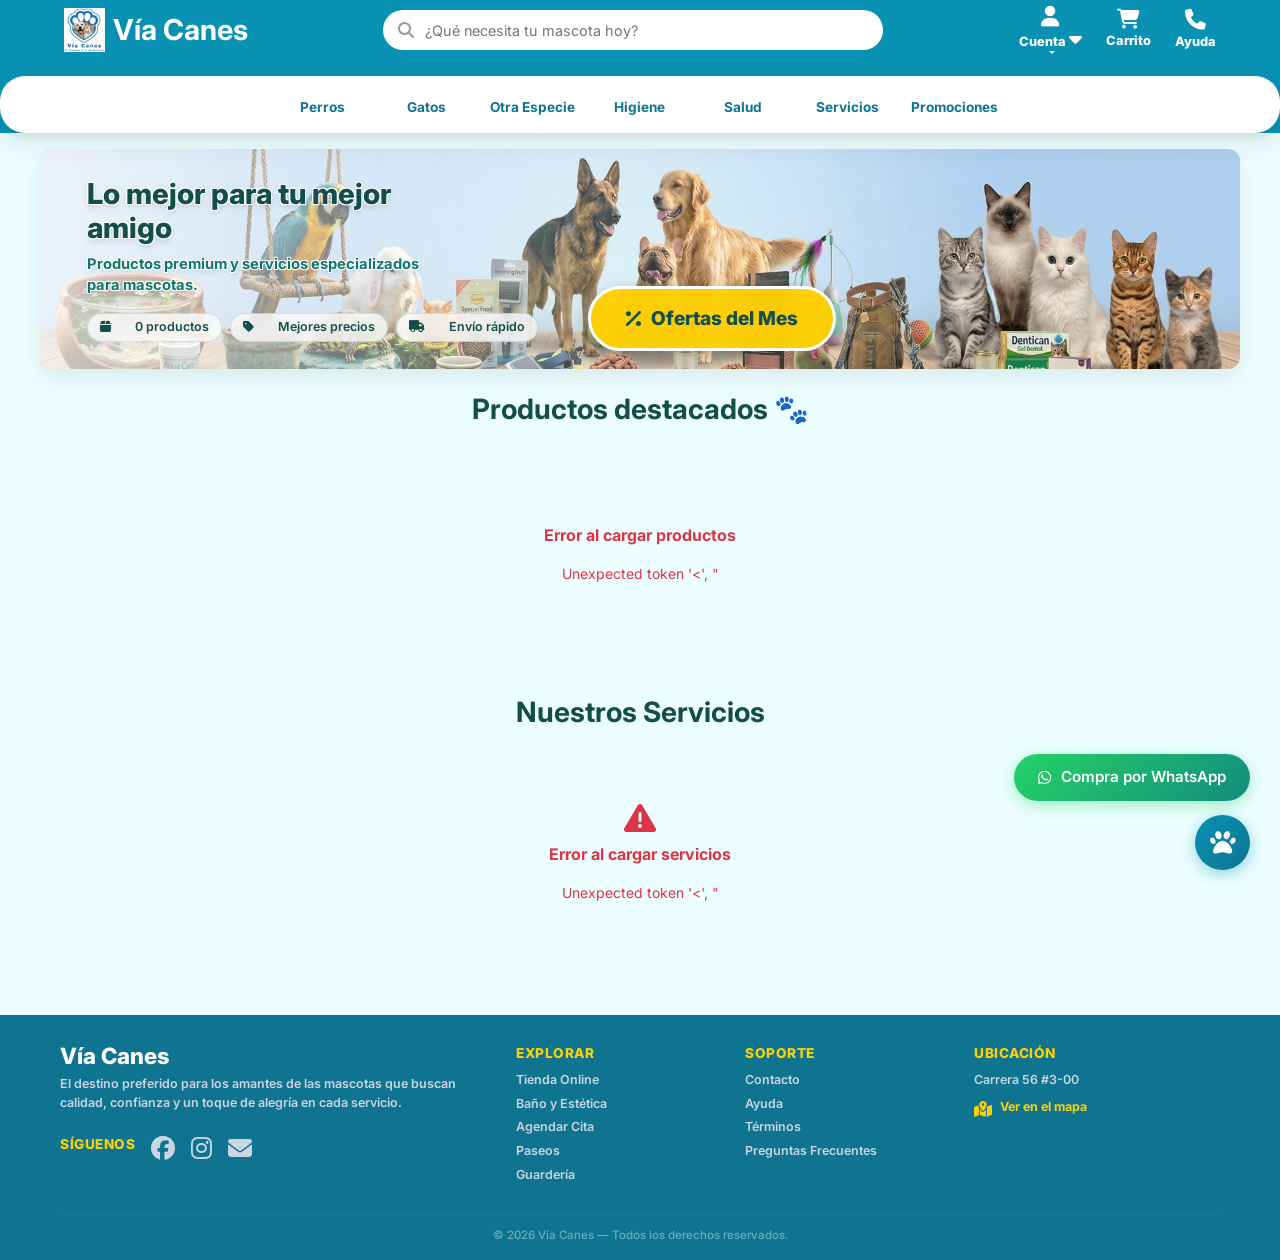
<file: index.html>
<!DOCTYPE html>
<html lang="es">
<head>
<meta charset="UTF-8">
<meta name="viewport" content="width=device-width, initial-scale=1.0">
<title>Vía Canes | Tienda</title>

<!-- FUENTES Y ESTILOS EXTERNOS -->
<!-- Google Fonts: Fuente Inter para tipografía moderna -->
<link href="https://fonts.googleapis.com/css2?family=Inter:wght@300;400;500;600;700;800&display=swap" rel="stylesheet">
<!-- FontAwesome: Iconos para la interfaz -->
<link rel="stylesheet" href="https://cdnjs.cloudflare.com/ajax/libs/font-awesome/6.5.0/css/all.min.css">
<!-- Bootstrap 5.3: Framework para diseño responsivo -->
<link href="https://cdn.jsdelivr.net/npm/bootstrap@5.3.0/dist/css/bootstrap.min.css" rel="stylesheet">

<!-- ESTILOS PROPIOS -->
<link rel="stylesheet" href="css/main.css">
<link rel="stylesheet" href="css/style.css">
</head>
<body>

<!-- ENCABEZADO (HEADER) - Navegación fija superior -->
<header class="sticky-top">
<!-- Barra superior: Logo, Buscador y Accesos rápidos -->
<div class="navbar-top">
<!-- Contenedor del Logo de la marca -->
<a href="index.html" class="logo-container text-decoration-none">
<img src="img/logo.png" alt="Logo" class="logo-img">
<span class="logo-text">Vía Canes</span>
</a>
<!-- Barra de búsqueda de productos -->
<!-- BARRA DE BÚSQUEDA CON AUTOCOMPLETADO -->
<div class="search-container position-relative" role="search">
    <label for="buscadorProductos" class="visually-hidden">Buscar productos, categorías o servicios</label>
    
    <i class="fa fa-search search-icon" aria-hidden="true"></i>
    
    <input 
        type="search" 
        id="buscadorProductos" 
        class="custom-search-input" 
        placeholder="¿Qué necesita tu mascota hoy?" 
        autocomplete="off"
        autocapitalize="off"
        spellcheck="false"
        aria-label="Buscar productos, categorías o servicios"
        aria-autocomplete="list"
        aria-controls="sugerenciasBusqueda"
        aria-expanded="false"
        aria-activedescendant=""
    >
    
    <!-- Botón limpiar (oculto por defecto) -->
    <button 
        id="btnLimpiarBusqueda" 
        class="btn-clear-search" 
        type="button"
        aria-label="Limpiar búsqueda"
        style="display:none;"
    >
        <i class="fa fa-times"></i>
    </button>

    <!-- Dropdown de sugerencias -->
    <div 
        id="sugerenciasBusqueda" 
        class="dropdown-sugerencias" 
        role="listbox" 
        aria-label="Sugerencias de búsqueda"
        style="display:none;"
    ></div>
</div>
<!-- Iconos de Utilidad (Cuenta, Carrito, Ayuda) -->
<div class="utility-icons">
<!-- 1. Contenedor del Menú Desplegable (Cuenta) -->
<div class="dropdown-cuenta" id="contenedor-cuenta-header">
<a href="#" class="util-item dropdown-toggle" id="btn-cuenta-header">
<i class="fa fa-user" id="icono-cuenta-header"></i>
<!-- ESTE ID ES OBLIGATORIO PARA QUE FUNCIONE EL CAMBIO DE TEXTO -->
<span id="texto-cuenta-header">Cuenta <i class="fa fa-caret-down mini-flecha"></i></span>
</a>

<!-- Tarjeta flotante que se despliega -->
<div class="dropdown-content" id="dropdown-cuenta-header">
<div class="dropdown-card">
<p class="dropdown-welcome" id="dropdown-welcome-msg">¡Bienvenido a Vía Canes!</p>
<a href="html/auth.html" class="btn-iniciar-sesion" id="dropdown-btn-login">Iniciar sesión o crear cuenta</a>

</div>
</div>
</div>
<!-- Carrito de compras con disparador de menú lateral (Offcanvas) -->
<button class="util-item border-0 bg-transparent position-relative p-0" type="button" data-bs-toggle="offcanvas" data-bs-target="#carritoLateral">
<i class="fa fa-shopping-cart fs-5"></i>
<span>Carrito</span>
<!-- Globo indicador de cantidad (Controlado por JS) -->
<span id="contador-carrito" class="badge rounded-pill bg-danger position-absolute top-0 start-100 translate-middle" style="display:none;">0</span>
</button>
<!-- Central de Ayuda -->
<a href="html/ayuda.html" class="util-item" aria-label="Central de ayuda">
<i class="fa fa-phone"></i> <span>Ayuda</span>
</a>
</div>
</div>

<!-- Barra inferior: Accesos directos a Categorías y Filtros URL -->
<div class="categories-row">
<a href="index.html?tipo=especie&valor=Perros" class="cat-item">
<div class="img-circle"><img src="img/p-perro.png" alt="Perros" class="cat-img"></div>
<span>Perros</span>
</a>
<a href="index.html?tipo=especie&valor=Gatos" class="cat-item">
<div class="img-circle"><img src="img/p-gato.png" alt="Gatos" class="cat-img"></div>
<span>Gatos</span>
</a>
<a href="index.html?tipo=especie&valor=Otra%20Especie" class="cat-item">
<div class="img-circle"><img src="img/p-otros.png" alt="Otros" class="cat-img"></div>
<span>Otra Especie</span>
</a>
<a href="index.html?tipo=categoria&valor=Higiene" class="cat-item">
<div class="img-circle"><img src="img/p-higiene.png" alt="Higiene" class="cat-img"></div>
<span>Higiene</span>
</a>
<a href="index.html?tipo=categoria&valor=Salud" class="cat-item">
<div class="img-circle"><img src="img/salud.png" alt="Salud" class="cat-img"></div>
<span>Salud</span>
</a>
<a href="index.html?tipo=categoria&valor=Servicios" class="cat-item">
<div class="img-circle"><img src="img/servicios-p.png" alt="Servicios" class="cat-img"></div>
<span>Servicios</span>
</a>

<a href="html/promociones.html" class="cat-item">
<div class="img-circle"><img src="img/ofertas.png" alt="Promociones" class="cat-img"></div>
<span>Promociones</span>
</a>
</div>
</header>

<!-- SECCIÓN HERO - Banner promocional principal -->
<section class="hero">
  <div class="banner-overlay"></div>

  <!-- Botón promocional centrado arriba -->
  <a href="html/promociones.html" class="btn-main text-decoration-none">
    <i class="fa fa-percent"></i>
    <span>Ofertas del Mes</span>
  </a>

  <div class="hero-content container">
    <!-- Bloque de textos (Izquierda) -->
    <div class="hero-text">
      <h1>Lo mejor para tu mejor amigo</h1>
      <p>Productos premium y servicios especializados para mascotas.</p>

      <!-- Estadísticas / Iconos en fila inferior -->
      <div class="banner-stats">
        <div class="stat-item">
          <i class="fa fa-box"></i>
          <span id="bannerProductCountHero">0 productos</span>
        </div>
        <div class="stat-item">
          <i class="fa fa-tag"></i>
          <span>Mejores precios</span>
        </div>
        <div class="stat-item">
          <i class="fa fa-truck"></i>
          <span>Envío rápido</span>
        </div>
      </div>
    </div>
  </div>
</section>

<!-- BANNER DINÁMICO - Oculto por defecto (Se activa mediante JS al elegir categoría) -->
<section class="category-banner" id="categoryBanner" style="display: none;">
  <div class="banner-overlay"></div>

  <!-- Botón 1: Ofertas del Mes (Centrado arriba) -->
  <a href="html/promociones.html" class="btn-main btn-banner-center text-decoration-none">
    <i class="fa fa-percent"></i>
    <span>Ofertas del Mes</span>
  </a>

  <!-- Botón 2: Volver a la Tienda (Arriba a la derecha) -->
  <a href="index.html" class="btn-main btn-banner-right text-decoration-none">
    <i class="fa fa-store"></i>
    <span>Volver a la Tienda</span>
  </a>

  <div class="banner-content container">
    <div class="banner-text">
      <span class="banner-badge" id="bannerBadge">Categoría</span>
      <h2 class="banner-title" id="bannerTitle">Título de categoría</h2>
      <p class="banner-description" id="bannerDescription">Descripción de la categoría</p>

      <div class="banner-stats">
        <div class="stat-item">
          <i class="fa fa-box"></i>
          <span id="bannerProductCount">0 productos</span>
        </div>
        <div class="stat-item">
          <i class="fa fa-tag"></i>
          <span>Mejores precios</span>
        </div>
        <div class="stat-item">
          <i class="fa fa-truck"></i>
          <span>Envío rápido</span>
        </div>
      </div>
    </div>
  </div>
</section>


<!-- CONTENIDO PRINCIPAL (MAIN) - Grid de Productos y Servicios -->
<main class="container mt-4" id="storeSection">
<section class="productos mb-5">
<h3 class="mb-4 text-center fw-bold">Productos destacados 🐾</h3>
<div class="row g-4" id="productGrid">
<div class="col-12 text-center py-5">
<div class="spinner-border text-primary" role="status">
<span class="visually-hidden">Cargando...</span>
</div>
<p class="text-muted mt-3">Cargando productos...</p>
</div>
</div>
</section>

<section class="servicios mb-5">
<h3 class="mb-4 text-center fw-bold">Nuestros Servicios</h3>
<div class="row g-4 text-center" id="servicesGrid">
<div class="col-12 text-center py-5">
<div class="spinner-border text-primary" role="status">
<span class="visually-hidden">Cargando...</span>
</div>
<p class="text-muted mt-3">Cargando servicios...</p>
</div>
</div>
</section>

</main>

<!-- ============================================= -->
<!-- PIE DE PÁGINA (FOOTER CENTRADO Y COMPACTO)    -->
<!-- ============================================= -->
<footer class="main-footer">
<!-- 🟢 ENVOLTURA CLAVE: Obliga a centrar todo el bloque en el monitor -->
<div class="main-container">

<div class="footer-grid">
<!-- Columna 1: Branding y Redes Sociales -->
<div class="footer-col">
<div class="logo-text" style="color: white; margin-bottom: 0.5rem; font-weight: 800; font-size: 1.4rem;">Vía Canes</div>
<p>El destino preferido para los amantes de las mascotas que buscan calidad, confianza y un toque de alegría en cada servicio.</p>
<div class="social-icons">
<h4>Síguenos</h4>
<a href="https://facebook.com" target="_blank" rel="noopener noreferrer"><i class="fa-brands fa-facebook"></i></a>
<a href="https://instagram.com" target="_blank" rel="noopener noreferrer"><i class="fa-brands fa-instagram"></i></a>
<a href="mailto:contacto@viacanes.com"><i class="fa-solid fa-envelope"></i></a>
</div>
</div>

<!-- Columna 2: Navegación Interna -->
<div class="footer-col">
  <h3>Explorar</h3>
  <ul>
    <li><a href="index.html">Tienda Online</a></li>
    <li><a href="index.html?tipo=categoria&valor=Higiene">Baño y Estética</a></li>
    <li><a href="index.html?tipo=categoria&valor=Citas">Agendar Cita</a></li>
    <li><a href="index.html?tipo=categoria&valor=Paseos">Paseos</a></li>
    <li><a href="index.html?tipo=categoria&valor=Guarderia">Guardería</a></li>
  </ul>
</div>

<!-- Columna 3: Soporte -->
<div class="footer-col">
  <h3>Soporte</h3>
  <ul>
    <li><a href="html/ayuda.html">Contacto</a></li>
    <li><a href="html/ayuda.html">Ayuda</a></li>
    <li><a href="html/ayuda.html">Términos</a></li>
    <li><a href="html/ayuda.html">Preguntas Frecuentes</a></li>
  </ul>
</div>

<!-- Columna 4: Ubicación -->
<div class="footer-col">
<h3>Ubicación</h3>
<p>Carrera 56 #3-00</p>
<div style="margin-top: 0.5rem; display: flex; align-items: center; gap: 8px; color: var(--accent);">
<i class="fa-solid fa-map-location-dot"></i>
<a href="https://google.com" target="_blank" rel="noopener noreferrer" style="color: var(--accent); text-decoration: none; font-weight: 700;">Ver en el mapa</a>
</div>
</div>
</div>

<!-- Línea inferior de derechos reservados centradita -->
<div class="footer-bottom">
© 2026 Vía Canes — Todos los derechos reservados.
</div>

</div>
</footer>


<!-- ============================================= -->
<!-- BOTONES FLOTANTES (WhatsApp y Paw)            -->
<!-- ============================================= -->
   <div class="floating-buttons">
        <!-- Botón Compra por WhatsApp -->
        <a href="https://wa.me/573000000000?text=Hola%20Vía%20Canes,%20quiero%20hacer%20un%20pedido" 
           class="btn-whatsapp " 
           target="_blank" 
           rel="noopener noreferrer"
           aria-label="Compra por WhatsApp">
            <i class="fa-brands fa-whatsapp"></i>
            <span>Compra por WhatsApp</span>
        </a>

<!-- Botón Paw (huella de mascota) - Volver arriba -->
<a href="#top" class="btn-paw" aria-label="Volver arriba" title="Volver arriba">
<i class="fas fa-paw playful-jump"></i>
</a>
</div>
<!-- MENÚ LATERAL DE CARRITO (Offcanvas) -->
<div class="offcanvas offcanvas-end" tabindex="-1" id="carritoLateral">
<div class="offcanvas-header border-bottom">
<h3 class="offcanvas-title fw-bold">
<i class="fa fa-shopping-cart me-2"></i>Tu Carrito
</h3>
<button type="button" class="btn-close" data-bs-dismiss="offcanvas"></button>
</div>
<div class="offcanvas-body d-flex flex-column">
<div id="cart-items" class="flex-grow-1">
<p class="text-center text-muted mt-5">Tu carrito está vacío 🐾</p>
</div>
<div class="border-top pt-3 mt-3">
<div class="d-flex justify-content-between fw-bold fs-5 mb-3">
<span>Total:</span>
<span id="cart-total">$0</span>
</div>
<a href="./html/carrito.html" class="btn btn-primary w-100 rounded-pill fw-bold text-white d-flex align-items-center justify-content-center gap-2" id="btn-checkout" style="pointer-events: none; opacity: 0.6;">
<i class="fa fa-credit-card"></i> Ir al carrito y pagar
</a>
</div>
</div>
</div>

<!-- TOAST NOTIFICACIONES -->
<div class="position-fixed bottom-0 end-0 p-4" style="z-index: 9999;">
<div id="toast" class="toast align-items-center text-white bg-primary border-0" role="alert">
<div class="d-flex">
<div class="toast-body" id="toastMsg">Operación exitosa</div>
<button type="button" class="btn-close btn-close-white me-2 m-auto" data-bs-dismiss="toast"></button>
</div>
</div>
</div>

<!-- SCRIPTS -->
<script src="https://cdn.jsdelivr.net/npm/bootstrap@5.3.0/dist/js/bootstrap.bundle.min.js"></script>
<script src="js/modulestienda/header-sesion.js"></script>
<script type="module" src="js/modulestienda/tienda-mostrar.js"></script>
<script type="module" src="js/modulestienda/buscador.js"></script>
<script type="module" src="js/modulestienda/main.js"></script>
<script src="js/modulestienda/tienda-productos.js" defer></script>
<script src="js/modulestienda/carrito.js" defer type="module"></script>


<!--<script src="js/modulestienda/tienda-promociones.js" defer></script>-->
</body>
</html>
</file>
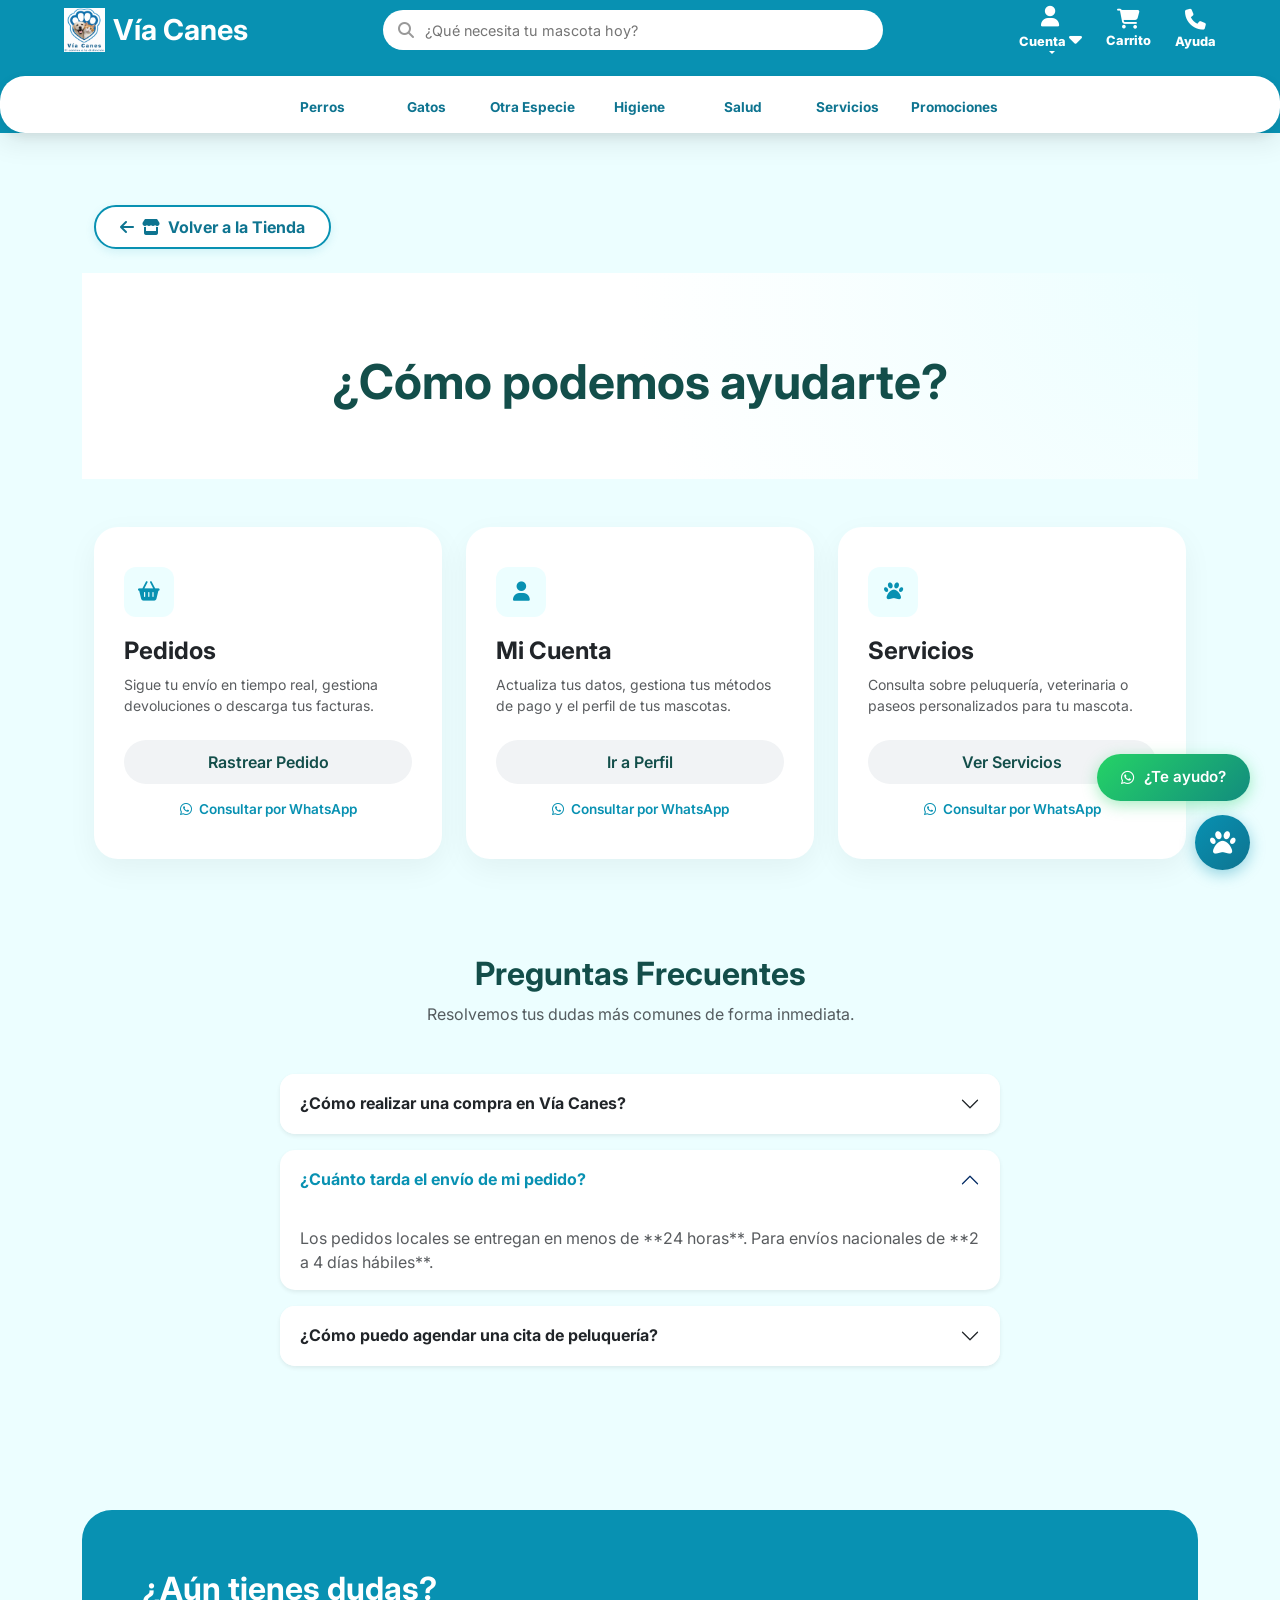
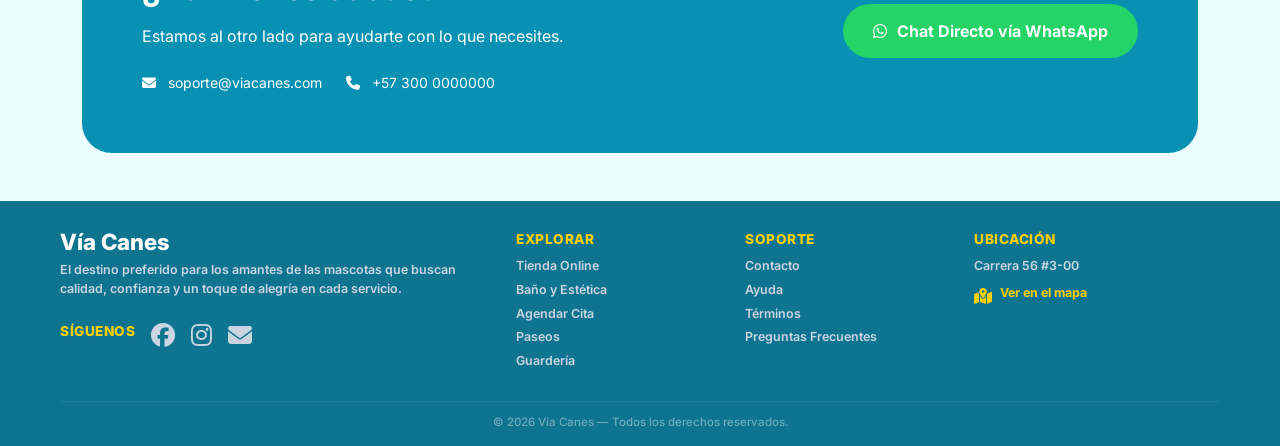
<file: html/ayuda.html>
<!DOCTYPE html>
<html lang="es">
<head>
<meta charset="UTF-8">
<meta name="viewport" content="width=device-width, initial-scale=1.0">
<meta name="description" content="Resuelve tus dudas sobre pedidos, envíos, métodos de pago y servicios para mascotas en Vía Canes.">
<title>Vía Canes | Ayuda, Soporte y Preguntas Frecuentes</title>

<!-- FUENTES Y ESTILOS EXTERNOS -->
<link href="https://fonts.googleapis.com/css2?family=Inter:wght@300;400;500;600;700;800&display=swap" rel="stylesheet">
<link rel="stylesheet" href="https://cdnjs.cloudflare.com/ajax/libs/font-awesome/6.5.0/css/all.min.css">
<link href="https://cdn.jsdelivr.net/npm/bootstrap@5.3.0/dist/css/bootstrap.min.css" rel="stylesheet">

<!-- ESTILOS PROPIOS -->
<link rel="stylesheet" href="../css/main.css">
<link rel="stylesheet" href="../css/style.css">
</head>
<body id="top">

<!-- ============================================= -->
<!-- ENCABEZADO (HEADER) - Navegación fija superior -->
<!-- ============================================= -->

<header class="sticky-top">
<div class="navbar-top">
<a href="../index.html" class="logo-container text-decoration-none">
<img src="../img/logo.png" alt="Logo Vía Canes" class="logo-img">
<span class="logo-text">Vía Canes</span>
</a>
<!-- Barra de búsqueda de productos -->
<!-- BARRA DE BÚSQUEDA CON AUTOCOMPLETADO -->
<div class="search-container position-relative" role="search">
    <label for="buscadorProductos" class="visually-hidden">Buscar productos, categorías o servicios</label>
    
    <i class="fa fa-search search-icon" aria-hidden="true"></i>
    
    <input 
        type="search" 
        id="buscadorProductos" 
        class="custom-search-input" 
        placeholder="¿Qué necesita tu mascota hoy?" 
        autocomplete="off"
        autocapitalize="off"
        spellcheck="false"
        aria-label="Buscar productos, categorías o servicios"
        aria-autocomplete="list"
        aria-controls="sugerenciasBusqueda"
        aria-expanded="false"
        aria-activedescendant=""
    >
    
    <!-- Botón limpiar (oculto por defecto) -->
    <button 
        id="btnLimpiarBusqueda" 
        class="btn-clear-search" 
        type="button"
        aria-label="Limpiar búsqueda"
        style="display:none;"
    >
        <i class="fa fa-times"></i>
    </button>

    <!-- Dropdown de sugerencias -->
    <div 
        id="sugerenciasBusqueda" 
        class="dropdown-sugerencias" 
        role="listbox" 
        aria-label="Sugerencias de búsqueda"
        style="display:none;"
    ></div>
</div>
<!-- Iconos de Utilidad (Cuenta, Carrito, Ayuda) -->
<div class="utility-icons">

<!-- ✅ CONTENEDOR DE CUENTA CON IDs PARA JS -->
<div class="dropdown-cuenta" id="contenedor-cuenta-header">
<a href="#" class="util-item dropdown-toggle" id="btn-cuenta-header">
<i class="fa fa-user" id="icono-cuenta-header"></i>
<span id="texto-cuenta-header">Cuenta <i class="fa fa-caret-down mini-flecha"></i></span>
</a>

<!-- Tarjeta flotante que se despliega (Se manipulará con JS) -->
<div class="dropdown-content" id="dropdown-cuenta-header">
<div class="dropdown-card">
<p class="dropdown-welcome" id="dropdown-welcome-msg">¡Bienvenido a Vía Canes!</p>
<a href="auth.html" class="btn-iniciar-sesion" id="dropdown-btn-login">Iniciar sesión o crear cuenta</a>
</div>
</div>
</div>
<!-- Carrito de compras con disparador de menú lateral (Offcanvas) -->
<button class="util-item border-0 bg-transparent position-relative p-0" type="button" data-bs-toggle="offcanvas" data-bs-target="#carritoLateral">
<i class="fa fa-shopping-cart fs-5"></i>
<span>Carrito</span>
<!-- Globo indicador de cantidad (Controlado por JS) -->
<span id="contador-carrito" class="badge rounded-pill bg-danger position-absolute top-0 start-100 translate-middle" style="display:none;">0</span>
</button>
<!-- Central de Ayuda -->
<a href="ayuda.html" class="util-item" aria-label="Central de ayuda">
<i class="fa fa-phone"></i> <span>Ayuda</span>
</a>
</div>
</div>


<!-- Barra inferior: Accesos directos a Categorías y Filtros URL -->
<div class="categories-row">
<a href="../index.html?tipo=especie&valor=Perros" class="cat-item">
<div class="img-circle"><img src="../img/p-perro.png" alt="Perros" class="cat-img"></div>
<span>Perros</span>
</a>
<a href="../index.html?tipo=especie&valor=Gatos" class="cat-item">
<div class="img-circle"><img src="../img/p-gato.png" alt="Gatos" class="cat-img"></div>
<span>Gatos</span>
</a>
<a href="../index.html?tipo=especie&valor=Otra%20Especie" class="cat-item">
<div class="img-circle"><img src="../img/p-otros.png" alt="Otra Especie" class="cat-img"></div>
<span>Otra Especie</span>
</a>
<a href="../index.html?tipo=categoria&valor=Higiene" class="cat-item">
<div class="img-circle"><img src="../img/p-higiene.png" alt="Higiene" class="cat-img"></div>
<span>Higiene</span>
</a>
<a href="../index.html?tipo=categoria&valor=Salud" class="cat-item">
<div class="img-circle"><img src="../img/salud.png" alt="Salud" class="cat-img"></div>
<span>Salud</span>
</a>
<a href="../index.html?tipo=categoria&valor=Servicios" class="cat-item">
<div class="img-circle"><img src="../img/servicios-p.png" alt="Servicios" class="cat-img"></div>
<span>Servicios</span>
</a>
<!-- <a href="../index.html?tipo=categoria&valor=Citas" class="cat-item">
<div class="img-circle"><img src="../img/calendario.png" alt="Citas" class="cat-img"></div>
<span>Citas</span>
</a> -->
<a href="promociones.html" class="cat-item">
<div class="img-circle"><img src="../img/ofertas.png" alt="Promociones" class="cat-img"></div>
<span>Promociones</span>
</a>
</div>
</header>
<main class="container mt-5">
<div class="container pt-4">
  <div class="d-flex justify-content-start mb-4">
    <a href="../index.html" class="btn btn-store-back rounded-pill px-4 py-2 fw-bold text-decoration-none d-inline-flex align-items-center gap-2">
      <i class="fa fa-arrow-left icon-arrow"></i>
      <i class="fa fa-store"></i>
      <span>Volver a la Tienda</span>
    </a>
  </div>
</div>

<!-- Hero -->
<section class="hero-section">
<div class="container">
<h1 class="fw-bold display-5">¿Cómo podemos ayudarte?</h1>
</div>
</section>

<!-- Main Cards -->
<section class="container py-5">
<div class="row g-4">
<div class="col-md-4">
<div class="card help-card text-center text-md-start">
<div class="icon-box mx-auto mx-md-0"><i class="fa fa-shopping-basket"></i></div>
<h4 class="fw-bold">Pedidos</h4>
<p class="text-muted small mb-4">Sigue tu envío en tiempo real, gestiona devoluciones o descarga tus facturas.</p>
<button class="btn btn-light-custom" onclick="location.href='pedido.html'">Rastrear Pedido</button>
<a href="#" onclick="irWhatsApp('Duda con Pedido')" class="wa-link text-center d-block"><i class="fab fa-whatsapp me-1"></i> Consultar por WhatsApp</a>
</div>
</div>
<div class="col-md-4">
<div class="card help-card text-center text-md-start">
<div class="icon-box mx-auto mx-md-0"><i class="fa fa-user"></i></div>
<h4 class="fw-bold">Mi Cuenta</h4>
<p class="text-muted small mb-4">Actualiza tus datos, gestiona tus métodos de pago y el perfil de tus mascotas.</p>
<button class="btn btn-light-custom" onclick="location.href='perfil.html'">Ir a Perfil</button>
<a href="#" onclick="irWhatsApp('Duda con Mi Cuenta')" class="wa-link text-center d-block"><i class="fab fa-whatsapp me-1"></i> Consultar por WhatsApp</a>
</div>
</div>
<div class="col-md-4">
<div class="card help-card text-center text-md-start">
<div class="icon-box mx-auto mx-md-0"><i class="fa fa-paw"></i></div>
<h4 class="fw-bold">Servicios</h4>
<p class="text-muted small mb-4">Consulta sobre peluquería, veterinaria o paseos personalizados para tu mascota.</p>
<button class="btn btn-light-custom" onclick="location.href='servicios.html'">Ver Servicios</button>
<a href="#" onclick="irWhatsApp('Duda con Servicios')" class="wa-link text-center d-block"><i class="fab fa-whatsapp me-1"></i> Consultar por WhatsApp</a>
</div>
</div>
</div>
</section>

<!-- FAQ -->
<section class="container py-5">
<h2 class="text-center fw-bold mb-2">Preguntas Frecuentes</h2>
<p class="text-center text-muted mb-5">Resolvemos tus dudas más comunes de forma inmediata.</p>

<div class="row justify-content-center">
<div class="col-lg-8">
<div class="accordion" id="faqViacanes">
<!-- Pregunta 1 -->
<div class="accordion-item shadow-sm border-0 mb-3" style="border-radius: 15px;">
<h2 class="accordion-header">
<button class="accordion-button collapsed fw-bold" type="button" data-bs-toggle="collapse" data-bs-target="#collapseOne">
¿Cómo realizar una compra en Vía Canes?
</button>
</h2>
<div id="collapseOne" class="accordion-collapse collapse" data-bs-parent="#faqViacanes">
<div class="accordion-body text-muted">
¡Es muy sencillo! Solo debes seleccionar los productos que desees, añadirlos al carrito y proceder al pago.
</div>
</div>
</div>

<!-- Pregunta 2 -->
<div class="accordion-item shadow-sm border-0 mb-3" style="border-radius: 15px;">
<h2 class="accordion-header">
<button class="accordion-button fw-bold" type="button" data-bs-toggle="collapse" data-bs-target="#collapseTwo">
¿Cuánto tarda el envío de mi pedido?
</button>
</h2>
<div id="collapseTwo" class="accordion-collapse collapse show" data-bs-parent="#faqViacanes">
<div class="accordion-body text-muted">
Los pedidos locales se entregan en menos de **24 horas**. Para envíos nacionales de **2 a 4 días hábiles**.
</div>
</div>
</div>

<!-- Pregunta 3 -->
<div class="accordion-item shadow-sm border-0 mb-3" style="border-radius: 15px;">
<h2 class="accordion-header">
<button class="accordion-button collapsed fw-bold" type="button" data-bs-toggle="collapse" data-bs-target="#collapseThree">
¿Cómo puedo agendar una cita de peluquería?
</button>
</h2>
<div id="collapseThree" class="accordion-collapse collapse" data-bs-parent="#faqViacanes">
<div class="accordion-body text-muted">
Puedes agendarla desde nuestra sección de Servicios o escribiéndonos a nuestro WhatsApp.
</div>
</div>
</div>
</div>
</div>
</div>
</section>
</main>
<!-- Banner Contacto -->
<section class="container mb-5">
<div class="contact-banner">
<div class="row align-items-center">
<div class="col-md-7">
<h2 class="fw-bold mb-3">¿Aún tienes dudas?</h2>
<p class="mb-4">Estamos al otro lado para ayudarte con lo que necesites.</p>
<div class="d-flex flex-wrap gap-4 small">
<span><i class="fa fa-envelope me-2"></i> soporte@viacanes.com</span>
<span><i class="fa fa-phone me-2"></i> +57 300 0000000 </span>
</div>
</div>
<div class="col-md-5 text-md-end mt-4 mt-md-0">
<button class="btn-whatsapp-large" onclick="irWhatsApp('Banner Final')">
<i class="fab fa-whatsapp"></i> Chat Directo vía WhatsApp
</button>
</div>
</div>
</div>
</section>

<!-- ============================================= -->
<!-- PIE DE PÁGINA (FOOTER CENTRADO Y COMPACTO)    -->
<!-- ============================================= -->
<footer class="main-footer">
<!-- 🟢 ENVOLTURA CLAVE: Obliga a centrar todo el bloque en el monitor -->
<div class="main-container">

<div class="footer-grid">
<!-- Columna 1: Branding y Redes Sociales -->
<div class="footer-col">
<div class="logo-text" style="color: white; margin-bottom: 0.5rem; font-weight: 800; font-size: 1.4rem;">Vía Canes</div>
<p>El destino preferido para los amantes de las mascotas que buscan calidad, confianza y un toque de alegría en cada servicio.</p>
<div class="social-icons">
<h4>Síguenos</h4>
<a href="https://facebook.com" target="_blank" rel="noopener noreferrer"><i class="fa-brands fa-facebook"></i></a>
<a href="https://instagram.com" target="_blank" rel="noopener noreferrer"><i class="fa-brands fa-instagram"></i></a>
<a href="mailto:contacto@viacanes.com"><i class="fa-solid fa-envelope"></i></a>
</div>
</div>

<!-- Columna 2: Navegación Interna -->
<div class="footer-col">
<h3>Explorar</h3>
<ul>
<li><a href="../index.html">Tienda Online</a></li>
<li><a href="../index.html?tipo=categoria&valor=Higiene">Baño y Estética</a></li>
<li><a href="../index.html?tipo=categoria&valor=Citas">Agendar Cita</a></li>
<li><a href="../index.html?tipo=categoria&valor=Servicios">Paseos</a></li>
<li><a href="../index.html?tipo=categoria&valor=Servicios">Guardería</a></li>
</ul>
</div>

<!-- Columna 3: Soporte -->
<div class="footer-col">
<h3>Soporte</h3>
<ul>
<li><a href="ayuda.html">Contacto</a></li>
<li><a href="ayuda.html">Ayuda</a></li>
<li><a href="ayuda.html">Términos</a></li>
<li><a href="ayuda.html">Preguntas Frecuentes</a></li>
</ul>
</div>

<!-- Columna 4: Ubicación -->
<div class="footer-col">
<h3>Ubicación</h3>
<p>Carrera 56 #3-00</p>
<div style="margin-top: 0.5rem; display: flex; align-items: center; gap: 8px; color: var(--accent);">
<i class="fa-solid fa-map-location-dot"></i>
<a href="https://google.com" target="_blank" rel="noopener noreferrer" style="color: var(--accent); text-decoration: none; font-weight: 700;">Ver en el mapa</a>
</div>
</div>
</div>

<!-- Línea inferior de derechos reservados centradita -->
<div class="footer-bottom">
© 2026 Vía Canes — Todos los derechos reservados.
</div>

</div>
</footer>


<!-- ============================================= -->
<!-- BOTONES FLOTANTES (WhatsApp y Paw)            -->
<!-- ============================================= -->
   <div class="floating-buttons">
        <!-- Botón Compra por WhatsApp -->
        <a href="https://wa.me/573000000000?text=Hola%20Vía%20Canes,%20quiero%20hacer%20un%20pedido" 
           class="btn-whatsapp" 
           target="_blank" 
           rel="noopener noreferrer"
           aria-label="Compra por WhatsApp">
            <i class="fa-brands fa-whatsapp"></i>
          <span>¿Te ayudo?</span>
</a>

<!-- Botón Paw (huella de mascota) - Volver arriba -->
<a href="#top" class="btn-paw" aria-label="Volver arriba" title="Volver arriba">
<i class="fas fa-paw playful-jump"></i>
</a>
</div>
<!-- MENÚ LATERAL DE CARRITO (Offcanvas) -->
<div class="offcanvas offcanvas-end" tabindex="-1" id="carritoLateral">
<div class="offcanvas-header border-bottom">
<h3 class="offcanvas-title fw-bold">
<i class="fa fa-shopping-cart me-2"></i>Tu Carrito
</h3>
<button type="button" class="btn-close" data-bs-dismiss="offcanvas"></button>
</div>
<div class="offcanvas-body d-flex flex-column">
<div id="cart-items" class="flex-grow-1">
<p class="text-center text-muted mt-5">Tu carrito está vacío 🐾</p>
</div>
<div class="border-top pt-3 mt-3">
<div class="d-flex justify-content-between fw-bold fs-5 mb-3">
<span>Total:</span>
<span id="cart-total">$0</span>
</div>
<a href="../html/carrito.html" class="btn btn-primary w-100 rounded-pill fw-bold text-white d-flex align-items-center justify-content-center gap-2" id="btn-checkout" style="pointer-events: none; opacity: 0.6;">
<i class="fa fa-credit-card"></i> Ir al carrito y pagar
</a>
</div>
</div>
</div>

<!-- TOAST NOTIFICACIONES -->
<div class="position-fixed bottom-0 end-0 p-4" style="z-index: 9999;">
<div id="toast" class="toast align-items-center text-white bg-primary border-0" role="alert">
<div class="d-flex">
<div class="toast-body" id="toastMsg">Operación exitosa</div>
<button type="button" class="btn-close btn-close-white me-2 m-auto" data-bs-dismiss="toast"></button>
</div>
</div>
</div>
<script src="https://cdn.jsdelivr.net/npm/bootstrap@5.3.0/dist/js/bootstrap.bundle.min.js"></script>
<script src="../js/modulestienda/header-sesion.js"></script>
<script type="module" src="../js/modulestienda/main.js"></script>
<script src="../js/modulestienda/carrito.js" defer type="module"></script>
</body>
</html>
</file>
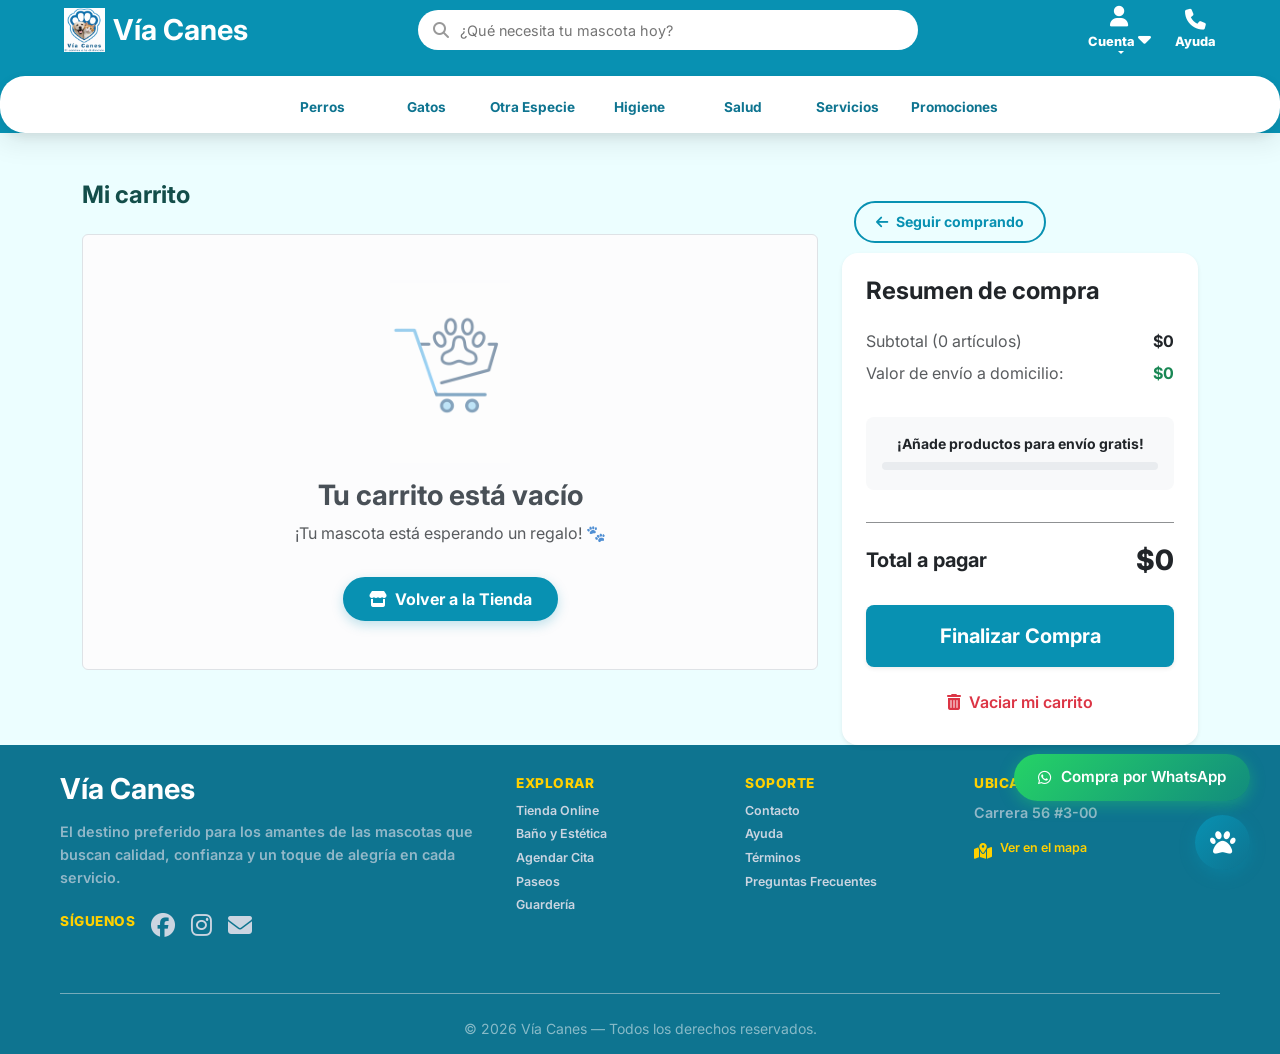
<file: html/carrito.html>
<!DOCTYPE html>
<html lang="es">
<head>
<meta charset="UTF-8">
<meta name="viewport" content="width=device-width, initial-scale=1.0">
<meta name="description" content="Promociones y ofertas especiales en productos y servicios para mascotas. Descuentos de hasta 20% en Vía Canes.">
<title>Vía Canes | Carrito de Compras</title>

<!-- FUENTES Y ESTILOS EXTERNOS -->
<link href="https://fonts.googleapis.com/css2?family=Inter:wght@300;400;500;600;700;800&display=swap" rel="stylesheet">
<link rel="stylesheet" href="https://cdnjs.cloudflare.com/ajax/libs/font-awesome/6.5.0/css/all.min.css">
<link href="https://cdn.jsdelivr.net/npm/bootstrap@5.3.0/dist/css/bootstrap.min.css" rel="stylesheet">

<!-- ESTILOS PROPIOS -->
<link rel="stylesheet" href="../css/main.css">
<link rel="stylesheet" href="../css/style.css">
</head>
<body id="top">

<!-- ============================================= -->
<!-- ENCABEZADO (HEADER) - Navegación fija superior -->
<!-- ============================================= -->
<header class="sticky-top">

<!-- Barra superior: Logo, Buscador y Accesos rápidos -->
<div class="navbar-top">

<!-- Contenedor del Logo de la marca -->
<a href="../index.html" class="logo-container text-decoration-none">
<img src="../img/logo.png" alt="Logo Vía Canes" class="logo-img">
<span class="logo-text">Vía Canes</span>
</a>

<!-- Barra de búsqueda de productos -->
<!-- BARRA DE BÚSQUEDA CON AUTOCOMPLETADO -->
<div class="search-container position-relative" role="search">
    <label for="buscadorProductos" class="visually-hidden">Buscar productos, categorías o servicios</label>
    
    <i class="fa fa-search search-icon" aria-hidden="true"></i>
    
    <input 
        type="search" 
        id="buscadorProductos" 
        class="custom-search-input" 
        placeholder="¿Qué necesita tu mascota hoy?" 
        autocomplete="off"
        autocapitalize="off"
        spellcheck="false"
        aria-label="Buscar productos, categorías o servicios"
        aria-autocomplete="list"
        aria-controls="sugerenciasBusqueda"
        aria-expanded="false"
        aria-activedescendant=""
    >
    
    <!-- Botón limpiar (oculto por defecto) -->
    <button 
        id="btnLimpiarBusqueda" 
        class="btn-clear-search" 
        type="button"
        aria-label="Limpiar búsqueda"
        style="display:none;"
    >
        <i class="fa fa-times"></i>
    </button>

    <!-- Dropdown de sugerencias -->
    <div 
        id="sugerenciasBusqueda" 
        class="dropdown-sugerencias" 
        role="listbox" 
        aria-label="Sugerencias de búsqueda"
        style="display:none;"
    ></div>
</div>

<!-- Iconos de Utilidad (Cuenta, Carrito, Ayuda) -->
<div class="utility-icons">
    
<!-- ✅ CONTENEDOR DE CUENTA CON IDs PARA JS -->
<div class="dropdown-cuenta" id="contenedor-cuenta-header">
    <a href="#" class="util-item dropdown-toggle" id="btn-cuenta-header">
        <i class="fa fa-user" id="icono-cuenta-header"></i>
        <span id="texto-cuenta-header">Cuenta <i class="fa fa-caret-down mini-flecha"></i></span>
    </a>

    <!-- Tarjeta flotante que se despliega (Se manipulará con JS) -->
    <div class="dropdown-content" id="dropdown-cuenta-header">
        <div class="dropdown-card">
            <p class="dropdown-welcome" id="dropdown-welcome-msg">¡Bienvenido a Vía Canes!</p>
            <a href="auth.html" class="btn-iniciar-sesion" id="dropdown-btn-login">Iniciar sesión o crear cuenta</a>
        </div>
    </div>
</div>

<!-- Central de Ayuda -->
<a href="ayuda.html" class="util-item" aria-label="Central de ayuda">
<i class="fa fa-phone"></i> <span>Ayuda</span>
</a>

</div>
</div>

<!-- Barra inferior: Accesos directos a Categorías y Filtros URL -->
<div class="categories-row">
<a href="../index.html?tipo=especie&valor=Perros" class="cat-item">
<div class="img-circle"><img src="../img/p-perro.png" alt="Perros" class="cat-img" loading="eager"></div>
<span>Perros</span>
</a>
<a href="../index.html?tipo=especie&valor=Gatos" class="cat-item">
<div class="img-circle"><img src="../img/p-gato.png" alt="Gatos" class="cat-img" loading="eager"></div>
<span>Gatos</span>
</a>
<a href="../index.html?tipo=especie&valor=Otra%20Especie" class="cat-item">
<div class="img-circle"><img src="../img/p-otros.png" alt="Otra Especie" class="cat-img" loading="eager"></div>
<span>Otra Especie</span>
</a>
<a href="../index.html?tipo=categoria&valor=Higiene" class="cat-item">
<div class="img-circle"><img src="../img/p-higiene.png" alt="Higiene" class="cat-img" loading="eager"></div>
<span>Higiene</span>
</a>
<a href="../index.html?tipo=categoria&valor=Salud" class="cat-item">
<div class="img-circle"><img src="../img/salud.png" alt="Salud" class="cat-img" loading="eager"></div>
<span>Salud</span>
</a>
<a href="../index.html?tipo=categoria&valor=Servicios" class="cat-item">
<div class="img-circle"><img src="../img/servicios-p.png" alt="Servicios" class="cat-img" loading="eager"></div>
<span>Servicios</span>
</a>
<!-- <a href="../index.html?tipo=categoria&valor=Citas" class="cat-item">
<div class="img-circle"><img src="../img/calendario.png" alt="Citas" class="cat-img" loading="eager"></div>
<span>Citas</span>
</a> -->
<a href="promociones.html" class="cat-item">
<div class="img-circle"><img src="../img/ofertas.png" alt="Promociones" class="cat-img" loading="eager"></div>
<span>Promociones</span>
</a>
</div>
</header>
<main class="container mt-5">
<div class="row">
<div class="col-lg-8">
<section id="carrito-items" class="mb-4">
<h4 class="fw-bold mb-4">Mi carrito</h4>
<div id="lista-productos-carrito">
</div>




<div class="alert alert-light border text-center p-5 d-none" id="carrito-compras-vacio">
<img src="../img/carrito-compras-vacio.png" alt="Vacío" style="width: 120px;" class="mb-3 opacity-50" loading="lazy">
<h3 class="fw-bold">Tu carrito está vacío</h3>
<p class="text-muted">¡Tu mascota está esperando un regalo! 🐾</p>
<a href="../index.html" class="btn btn-store-primary rounded-pill px-4 py-2 fw-bold mt-3 d-inline-flex align-items-center gap-2">
<i class="fa fa-store"></i>
<span>Volver a la Tienda</span>
</a>
</div>
</section>
</div>


<div class="col-lg-4">
    <div class="container" style="margin-top: 20px; margin-bottom: 10px;">
<a href="../index.html" class="btn-seguir-comprando">
<i class="fa-solid fa-arrow-left"></i> Seguir comprando
</a>
</div>
<div class="card shadow-sm p-4 border-0 rounded-4 sticky-top" style="top: 100px;">
<h4 class="mb-4 fw-bold">Resumen de compra</h4>

<div class="d-flex justify-content-between mb-2">
<span id="subtotal-texto" class="text-muted">Subtotal: artículos</span>
<span id="subtotal" class="fw-bold text-dark">$0</span>
</div>


<div class="d-flex justify-content-between mb-2">
<span class="text-muted">Valor de envío a domicilio:</span>
<span id="envio" class="text-success fw-bold">$0</span>
</div>

<div class="mt-4 mb-3 p-3 bg-light rounded-3 border-0 text-center">
<small id="envio-msj" class="d-block mb-2 text-dark fw-bold">
¡Añade productos para envío gratis!
</small>
<div class="progress mb-1" style="height: 8px; border-radius: 10px; background-color: #e9ecef;">
<div id="envio-barra" class="progress-bar bg-success" role="progressbar" style="width: 0%"></div>
</div>
</div>

<hr class="my-3 opacity-50">

<div class="d-flex justify-content-between mb-4 align-items-center">
<strong class="fs-5 text-dark">Total a pagar</strong>
<strong id="total" class="fs-3 text-dark">$0</strong>
</div>

<button id="btn-finalizar" class="btn w-100 py-3 fw-bold rounded-3 fs-5 shadow-sm border-0 text-white" style="background-color: var(--primary);">
Finalizar Compra
</button>

<button id="btn-confirmar-vaciar" class="btn btn-link text-danger w-100 mt-3 text-decoration-none small fw-semibold">
<i class="fa fa-trash-can me-1"></i> Vaciar mi carrito

</button>
</div>
</div>
</div>
</main>




<!-- ============================================= -->
<!-- PIE DE PÁGINA (FOOTER)                         -->
<!-- ============================================= -->
<footer class="main-footer">
<!-- 🟢 CONTENEDOR AGREGADO: Centraliza y alinea todo con la cabecera -->
<div class="main-container">

<div class="footer-grid">

<!-- Columna 1: Branding y Redes Sociales -->
<div class="footer-col">
<div class="logo-text" style="color: white; margin-bottom: 1rem;">Vía Canes</div>
<p style="opacity: 0.7; font-size: 0.9rem; line-height: 1.6;">El destino preferido para los amantes de las mascotas que buscan calidad, confianza y un toque de alegría en cada servicio.</p>
<div class="social-icons">
<h4>Síguenos</h4>
<a href="https://facebook.com" target="_blank" rel="noopener noreferrer" aria-label="Facebook"><i class="fa-brands fa-facebook"></i></a>
<a href="https://instagram.com" target="_blank" rel="noopener noreferrer" aria-label="Instagram"><i class="fa-brands fa-instagram"></i></a>
<a href="mailto:contacto@viacanes.com" aria-label="Email"><i class="fa-solid fa-envelope"></i></a>
</div>
</div>

<!-- Columna 2: Navegación Interna -->
<div class="footer-col">
<h3>Explorar</h3>
<ul>
<li><a href="../index.html">Tienda Online</a></li>
<li><a href="../index.html?tipo=categoria&valor=Higiene">Baño y Estética</a></li>
<li><a href="../index.html?tipo=categoria&valor=Citas">Agendar Cita</a></li>
<li><a href="../index.html?tipo=categoria&valor=Servicios">Paseos</a></li>
<li><a href="../index.html?tipo=categoria&valor=Servicios">Guardería</a></li>
</ul>
</div>

<!-- Columna 3: Soporte -->
<div class="footer-col">
<h3>Soporte</h3>
<ul>
<li><a href="ayuda.html">Contacto</a></li>
<li><a href="ayuda.html">Ayuda</a></li>
<li><a href="ayuda.html">Términos</a></li>
<li><a href="ayuda.html">Preguntas Frecuentes</a></li>
</ul>
</div>

<!-- Columna 4: Ubicación -->
<div class="footer-col">
<h3>Ubicación</h3>
<p style="opacity: 0.7; font-size: 0.9rem;">Carrera 56 #3-00</p>
<div style="margin-top: 1rem; display: flex; align-items: center; gap: 8px; color: var(--accent);">
<i class="fa-solid fa-map-location-dot"></i>
<a href="https://maps.google.com/?q=Carrera+56+3" target="_blank" rel="noopener noreferrer"
style="color: var(--accent); text-decoration: none;">Ver en el mapa</a>
</div>
</div>

</div>

<!-- El texto de copyright ahora también se alineará de forma perfecta al centro de la grilla -->
<div class="text-center mt-5 pt-4 border-top opacity-50 small" style="text-align: center;">
© 2026 Vía Canes — Todos los derechos reservados.
</div>

</div>
</footer>

<!-- ======================================================== -->
<!-- MODAL DE AUTENTICACIÓN DINÁMICA (IN SITU EN EL CARRITO)  -->
<!-- ======================================================== -->
<div class="modal fade" id="modalAuthInSitu" tabindex="-1" aria-hidden="true">
<div class="modal-dialog modal-lg modal-dialog-centered">
<div class="modal-content border-0 shadow-lg" style="border-radius: 20px; overflow: hidden;">
<div class="modal-body p-0">
<div class="row g-0">

<!-- Columna Izquierda (Diseño Informativo de Vía Canes) -->
<div class="col-md-5 text-white p-4 d-flex flex-column justify-content-center align-items-center text-center"
style="background: linear-gradient(135deg, #1d618a, #113d58);">
<div class="logo-container mb-3 text-white">
<span class="logo-text text-white fs-3">Vía Canes</span>
</div>
<div class="rounded-circle bg-warning d-flex align-items-center justify-content-center mb-4 shadow-sm"
style="width: 140px; height: 140px; overflow: hidden; border: 4px solid rgba(255,255,255,0.2); background-color: #f1c40f !important;">
<img src="../img/p-perro.png" alt="Mascota Vía Canes" style="width: 85%; height: 85%; object-fit: contain;">
</div>
<h4 class="fw-bold px-2">El cuidado que tu mascota merece</h4>
<p class="small opacity-75 px-3 mt-2">Gestiona citas, productos y la salud de tu mascota desde un solo lugar.</p>
</div>

<!-- Columna Derecha (Formularios Intercambiables) -->
<div class="col-md-7 bg-white p-5 position-relative">
<!-- Botón para cerrar la ventana x -->
<button type="button" class="btn-close position-absolute top-0 end-0 m-3 shadow-none" data-bs-dismiss="modal" aria-label="Close"></button>

<!-- Pestañas para alternar entre Ingresar y Registrarse -->
<div class="d-flex justify-content-center mb-4 bg-light p-1 rounded-pill" style="max-width: 280px; margin: 0 auto;" role="tablist">
<button type="button" class="btn btn-sm btn-primary rounded-pill px-4 w-50 fw-bold border-0 shadow-sm" id="btnTabLogin" role="tab" aria-selected="true" style="background-color: var(--primary);">Ingresar</button>
<button type="button" class="btn btn-sm text-secondary rounded-pill px-4 w-50 fw-bold border-0 bg-transparent" id="btnTabRegistro" role="tab" aria-selected="false">Registrarse</button>
</div>

<!-- VISTA 1: FORMULARIO PARA INICIAR SESIÓN -->
<div id="wrapper-login-insitu" role="tabpanel">
<h3 class="fw-extrabold text-dark mb-1" style="font-family: 'Inter', sans-serif; font-weight: 800;">Bienvenido</h3>
<p class="text-muted small mb-4">Inicia sesión para continuar con tu compra 🐾</p>

<form id="formLoginInSitu" novalidate>
<div class="mb-3">
<label class="form-label text-secondary small fw-bold" for="authEmail">CORREO ELECTRÓNICO</label>
<div class="input-group">
<span class="input-group-text bg-light border-end-0 text-muted"><i class="fa-solid fa-envelope"></i></span>
<input type="email" class="form-control bg-light border-start-0 py-2.5 shadow-none" placeholder="correo@ejemplo.com" required id="authEmail">
</div>
</div>

<div class="mb-4">
<label class="form-label text-secondary small fw-bold" for="authPassword">CONTRASEÑA</label>
<div class="input-group">
<span class="input-group-text bg-light border-end-0 text-muted"><i class="fa-solid fa-lock"></i></span>
<input type="password" class="form-control bg-light border-start-0 py-2.5 shadow-none" placeholder="••••••••" required id="authPassword">
</div>
</div>

<button type="submit" class="btn w-100 py-3 fw-bold text-white shadow-sm border-0" style="background-color: var(--primary); border-radius: 8px;">
<i class="fa-solid fa-right-to-bracket me-2"></i> Iniciar sesión
</button>
</form>
</div>

<!-- VISTA 2: FORMULARIO PARA REGISTRARSE (Oculto al inicio) -->
<div id="wrapper-registro-insitu" class="d-none" role="tabpanel">
<h3 class="fw-extrabold text-dark mb-1" style="font-family: 'Inter', sans-serif; font-weight: 800;">Crear Cuenta</h3>
<p class="text-muted small mb-4">Únete a Vía Canes para guardar tu pedido 🐾</p>

<form id="formRegistroInSitu" novalidate>
<div class="row g-2 mb-2">
<div class="col-6">
<label class="form-label text-secondary small fw-bold" for="regNombres">NOMBRES</label>
<input type="text" class="form-control bg-light py-2 shadow-none" placeholder="Ej. Juan" required id="regNombres">
</div>
<div class="col-6">
<label class="form-label text-secondary small fw-bold" for="regApellidos">APELLIDOS</label>
<input type="text" class="form-control bg-light py-2 shadow-none" placeholder="Ej. Pérez" required id="regApellidos">
</div>
</div>

<div class="mb-2">
<label class="form-label text-secondary small fw-bold" for="regCelular">CELULAR</label>
<input type="tel" class="form-control bg-light py-2 shadow-none" placeholder="Ej. 3001234567" required id="regCelular">
</div>

<div class="mb-2">
<label class="form-label text-secondary small fw-bold" for="regEmail">CORREO ELECTRÓNICO</label>
<input type="email" class="form-control bg-light py-2 shadow-none" placeholder="tu@correo.com" required id="regEmail">
</div>

<div class="mb-3">
<label class="form-label text-secondary small fw-bold" for="regPassword">CONTRASEÑA</label>
<input type="password" class="form-control bg-light py-2 shadow-none" placeholder="Crea tu clave" required id="regPassword">
</div>

<button type="submit" class="btn w-100 py-3 fw-bold text-white shadow-sm border-0" style="background-color: var(--primary); border-radius: 8px;">
<i class="fa-solid fa-user-plus me-2"></i> Registrarme y comprar
</button>
</form>
</div>

</div>
</div>
</div>
</div>
</div>
</div>

<!-- ============================================= -->
<!-- BOTONES FLOTANTES (WhatsApp y Paw)            -->
<!-- ============================================= -->
   <div class="floating-buttons">
        <!-- Botón Compra por WhatsApp -->
        <a href="https://wa.me/573000000000?text=Hola%20Vía%20Canes,%20quiero%20hacer%20un%20pedido" 
           class="btn-whatsapp" 
           target="_blank" 
           rel="noopener noreferrer"
           aria-label="Compra por WhatsApp">
            <i class="fa-brands fa-whatsapp"></i>
            <span>Compra por WhatsApp</span>
        </a>

<!-- Botón Paw (huella de mascota) - Volver arriba -->
<a href="#top" class="btn-paw" aria-label="Volver arriba" title="Volver arriba">
<i class="fa-solid fa-paw"></i>
</a>
</div>
<!-- MENÚ LATERAL DE CARRITO (Offcanvas) -->
<div class="offcanvas offcanvas-end" tabindex="-1" id="carritoLateral">
<div class="offcanvas-header border-bottom">
<h5 class="offcanvas-title fw-bold">
<i class="fa fa-shopping-cart me-2"></i>Tu Carrito
</h5>
<button type="button" class="btn-close" data-bs-dismiss="offcanvas"></button>
</div>
<div class="offcanvas-body d-flex flex-column">
<div id="cart-items" class="flex-grow-1">
<p class="text-center text-muted mt-5">Tu carrito está vacío 🐾</p>
</div>
<div class="border-top pt-3 mt-3">
<div class="d-flex justify-content-between fw-bold fs-5 mb-3">
<span>Total:</span>
<span id="cart-total">$0</span>
</div>
<a href="html/carrito.html" class="btn btn-primary w-100 rounded-pill fw-bold text-white d-flex align-items-center justify-content-center gap-2" id="btn-checkout" style="pointer-events: none; opacity: 0.6;">
<i class="fa fa-credit-card"></i> Ir al carrito y pagar
</a>
</div>
</div>
</div>

<!-- TOAST NOTIFICACIONES -->
<div class="position-fixed bottom-0 end-0 p-4" style="z-index: 9999;">
<div id="toast" class="toast align-items-center text-white bg-primary border-0" role="alert">
<div class="d-flex">
<div class="toast-body" id="toastMsg">Operación exitosa</div>
<button type="button" class="btn-close btn-close-white me-2 m-auto" data-bs-dismiss="toast"></button>
</div>
</div>
</div>


<!-- SCRIPTS -->
<script src="https://cdn.jsdelivr.net/npm/bootstrap@5.3.0/dist/js/bootstrap.bundle.min.js"></script>
 <script src="../js/modulestienda/header-sesion.js"></script>

<script src="../js/modulestienda/tienda-mostrar.js" type="module"></script>
<script src="../js/modulestienda/carrito.js" defer type="module"></script>


</body>
</html>
</file>
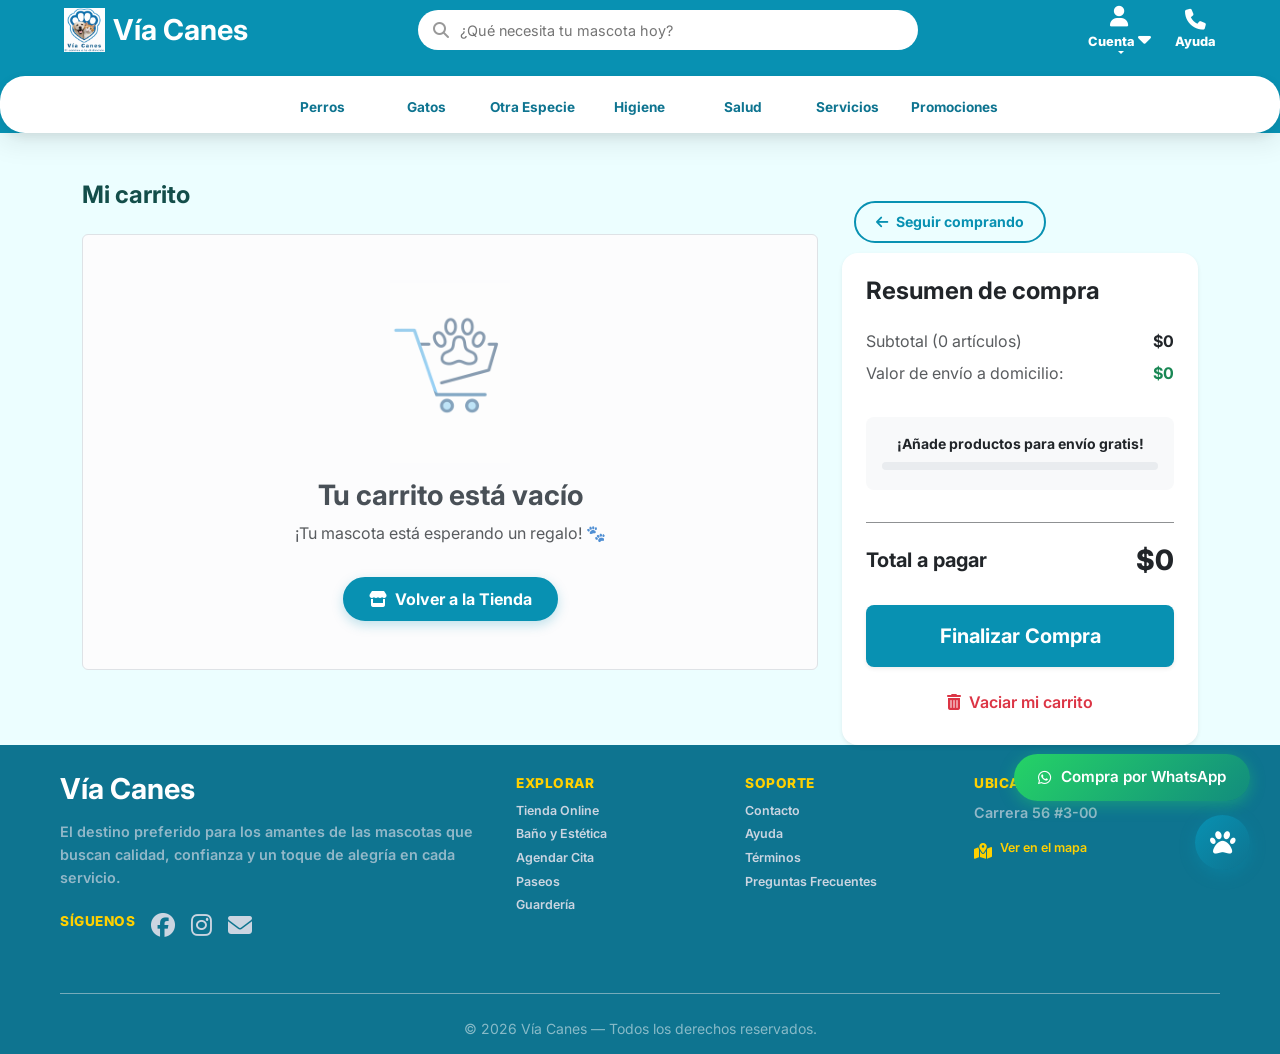
<file: html/checkout.html>
<!DOCTYPE html>
<html lang="es">
<head>
    <meta charset="UTF-8">
    <meta name="viewport" content="width=device-width, initial-scale=1.0">
    <meta name="description" content="Finaliza tu pedido de forma segura en Vía Canes. Envío a domicilio y múltiples métodos de pago.">
    <title>Finalizar Pedido | Vía Canes</title>

    <!-- FUENTES Y ESTILOS EXTERNOS -->
    <link href="https://fonts.googleapis.com/css2?family=Inter:wght@300;400;500;600;700;800&display=swap" rel="stylesheet">
    <link rel="stylesheet" href="https://cdnjs.cloudflare.com/ajax/libs/font-awesome/6.4.0/css/all.min.css">
    <link href="https://cdn.jsdelivr.net/npm/bootstrap@5.3.0/dist/css/bootstrap.min.css" rel="stylesheet">

    <!-- ESTILOS PROPIOS -->
    <link rel="stylesheet" href="../css/main.css">
    <link rel="stylesheet" href="../css/style.css">
</head>
<body id="top">

<!-- ============================================= -->
<!-- ENCABEZADO (HEADER) -->
<!-- ============================================= -->
<header class="sticky-top">
    <div class="navbar-top">
        <a href="../index.html" class="logo-container text-decoration-none">
            <img src="../img/logo.png" alt="Logo Vía Canes" class="logo-img" style="height: 40px; margin-right: 10px;">
            <span class="logo-text">Vía Canes</span>
        </a>

        <div class="utility-icons">
            <div class="dropdown-cuenta" id="contenedor-cuenta-header">
                <a href="#" class="util-item dropdown-toggle" id="btn-cuenta-header">
                    <i class="fa fa-user" id="icono-cuenta-header"></i>
                    <span id="texto-cuenta-header">Cuenta <i class="fa fa-caret-down mini-flecha"></i></span>
                </a>
                <div class="dropdown-content" id="dropdown-cuenta-header">
                    <div class="dropdown-card">
                        <p class="dropdown-welcome" id="dropdown-welcome-msg">¡Bienvenido a Vía Canes!</p>
                        <a href="auth.html" class="btn-iniciar-sesion" id="dropdown-btn-login">Iniciar sesión o crear cuenta</a>
                    </div>
                </div>
            </div>
        </div>
    </div>
</header>

<!-- ============================================= -->
<!-- CONTENIDO PRINCIPAL -->
<!-- ============================================= -->
<main class="container mt-4 mt-md-5 mb-5">

    <!-- Barra de Progreso -->
    <nav class="mb-4 mb-md-5" aria-label="Progreso de compra">
        <ol class="list-unstyled d-flex justify-content-center align-items-center m-0 p-0 flex-wrap" style="gap: 12px;">
            <li class="d-flex align-items-center">
                <a href="carrito.html" class="d-flex align-items-center text-decoration-none" style="gap: 8px;">
                    <span class="paso-circulo paso-completado"><i class="fa fa-check"></i></span>
                    <span class="paso-texto">Carrito</span>
                </a>
            </li>
            <li class="paso-separador"><i class="fa fa-chevron-right"></i></li>
            <li class="d-flex align-items-center" style="gap: 8px;">
                <span class="paso-circulo paso-activo" id="paso-2">2</span>
                <span class="paso-texto paso-texto-activo">Checkout</span>
            </li>
            <li class="paso-separador"><i class="fa fa-chevron-right"></i></li>
            <li class="d-flex align-items-center" style="gap: 8px;">
                <span class="paso-circulo paso-pendiente" id="paso-3">3</span>
                <span class="paso-texto text-muted" id="texto-paso-3">Confirmación</span>
            </li>
        </ol>
    </nav>

    <!-- ═══════════════════════════════════════════════ -->
    <!-- VISTA 1: CHECKOUT (Formulario de envío y pago)  -->
    <!-- ═══════════════════════════════════════════════ -->
    <div id="vista-checkout">
        <div id="alert-no-session" class="alert alert-danger d-none rounded-4 text-center mb-4">
            <i class="fa fa-exclamation-triangle me-2"></i> Debes <a href="auth.html" class="fw-bold">iniciar sesión</a> para finalizar tu pedido.
        </div>

        <div class="row g-4">
  <!-- Formulario (Columna Izquierda) -->
<div class="col-lg-6 order-2 order-lg-1">
    <div class="card shadow-sm p-4 border-0 rounded-4">
        <h3 class="fw-bold mb-3"><i class="fa fa-truck me-2 text-primary"></i>Envío y Pago</h3>

        <form id="formCheckout" novalidate>
            
            <!-- BLOQUE INDEPENDIENTE 1: NOMBRES Y APELLIDOS HORIZONTALES Y PEQUEÑOS -->
            <div class="row g-2 mb-2">
                <!-- Columna Nombres -->
                <div class="col-md-6">
                    <label class="form-label fw-bold mb-1" for="checkNombres" style="font-size: 0.75rem;">Nombres *</label>
                    <div class="input-group input-group-sm">
                        <span class="input-group-text bg-light border-end-0"><i class="fa fa-user text-muted"></i></span>
                        <input type="text" class="form-control rounded-end border-start-0" id="checkNombres" required
                               placeholder="" autocomplete="given-name">
                    </div>
                    <div class="invalid-feedback small">Ingresa tus nombres.</div>
                </div>
                
                <!-- Columna Apellidos -->
                <div class="col-md-6">
                    <label class="form-label fw-bold mb-1" for="checkApellidos" style="font-size: 0.75rem;">Apellidos *</label>
                    <div class="input-group input-group-sm">
                        <span class="input-group-text bg-light border-end-0"><i class="fa fa-user text-muted"></i></span>
                        <input type="text" class="form-control rounded-end border-start-0" id="checkApellidos" required
                               placeholder="" autocomplete="family-name">
                    </div>
                    <div class="invalid-feedback small">Ingresa tus apellidos.</div>
                </div>
            </div>
            
            <!-- BLOQUE INDEPENDIENTE 2: DIRECCIÓN Y CELULAR HORIZONTALES Y PEQUEÑOS -->
            <div class="row g-2 mb-3">
                <!-- Columna Dirección -->
                <div class="col-md-6">
                    <label class="form-label fw-bold mb-1" for="checkDireccion" style="font-size: 0.75rem;">Dirección de Envío *</label>                            
                    <input type="text" class="form-control form-control-sm rounded-3" id="checkDireccion" required placeholder="Cra 1 # 2-3, Barrio, Localidad">
                    <div class="invalid-feedback small">Por favor ingresa una dirección de entrega válida.</div>
                </div>
                
                <!-- Columna Celular -->
                <div class="col-md-6">
                    <label class="form-label fw-bold mb-1" for="checkCelular" style="font-size: 0.75rem;">Número de Celular *</label>
                    <div class="input-group input-group-sm">
                        <span class="input-group-text bg-light border-end-0"><i class="fa fa-phone text-muted"></i></span>
                        <input type="tel" class="form-control rounded-end border-start-0" id="checkCelular" required placeholder="Número de Celular">
                    </div>
                    <div class="invalid-feedback small">Ingresa un número de contacto.</div>
                </div>
            </div>

            <div class="mb-4">
                <label class="form-label fw-bold small" for="checkNotas">Notas del repartidor (Opcional)</label>
                <textarea class="form-control rounded-3" id="checkNotas" rows="2" placeholder="Ej: Dejar en portería, apartamento 202..."></textarea>
            </div>

            <h5 class="fw-bold mb-3 mt-4"><i class="fa fa-wallet me-2 text-primary"></i>Método de Pago</h5>
            <div class="row g-3 mb-4">
                <!-- Bre-B -->
                <div class="col-12 payment-option">
                    <input type="radio" name="metodoPago" id="payBreB" value="5" required checked>
                    <label for="payBreB" class="text-start d-flex align-items-center">
                        <i class="fa fa-qrcode fa-2x me-3 text-info"></i>
                        <div>
                            <span class="d-block fw-bold text-primary">Bre-B (Cualquier Banco)</span>
                        </div>
                    </label>
                </div>
                <!-- Nequi -->
                <div class="col-6 payment-option">
                    <input type="radio" name="metodoPago" id="payNequi" value="1">
                    <label for="payNequi">
                        <i class="fa fa-mobile-screen-button fa-2x d-block mb-2 text-primary"></i>Nequi
                    </label>
                </div>
                <!-- Daviplata -->
                <div class="col-6 payment-option">
                    <input type="radio" name="metodoPago" id="payDaviplata" value="2">
                    <label for="payDaviplata">
                        <i class="fa fa-piggy-bank fa-2x d-block mb-2 text-danger"></i>Daviplata
                    </label>
                </div>
                <!-- Efectivo -->
                <div class="col-6 payment-option">
                    <input type="radio" name="metodoPago" id="payEfectivo" value="3">
                    <label for="payEfectivo">
                        <i class="fa fa-money-bill-wave fa-2x d-block mb-2 text-success"></i>Efectivo
                    </label>
                </div>
                <!-- Tarjeta -->
                <div class="col-6 payment-option">
                    <input type="radio" name="metodoPago" id="payTarjeta" value="4">
                    <label for="payTarjeta">
                        <i class="fa fa-credit-card fa-2x d-block mb-2 text-secondary"></i>Tarjeta
                    </label>
                </div>
            </div>

            <div id="panel-pago-whatsapp" class="d-none mb-4 p-3 rounded-3" style="background: #f0fdfa; border: 1px dashed #0891b2;">
                <p class="small mb-0"><i class="fa fa-info-circle text-primary"></i> Al confirmar, se abrirá WhatsApp para enviar tu comprobante o coordinar la entrega.</p>
            </div>

            <button type="submit" class="btn btn-primary w-100 rounded-pill fw-bold py-3 shadow" id="btnConfirmarPedido">
                <i class="fa fa-lock me-2"></i>Confirmar y Pagar
            </button>

            <p class="small text-center text-muted mt-3 mb-0">
                <i class="fa fa-arrow-left me-1"></i><a href="carrito.html" class="text-decoration-none">Volver al carrito</a> sin perder tus productos
            </p>
        </form>
    </div>
</div>

            <!-- Resumen (Columna Derecha - Sticky) -->
            <div class="col-lg-5 order-1 order-lg-2">
                <div class="sticky-summary">
                    <div class="card shadow-sm p-4 border-0 rounded-4 mb-3">
                        <h5 class="fw-bold mb-3"><i class="fa fa-box me-2"></i>Resumen</h5>

                        <div id="checkout-items">
                            <p class="text-center small text-muted">Cargando...</p>
                        </div>

                        <hr>

                        <ul class="list-unstyled mb-0">
                            <li class="d-flex justify-content-between mb-2 small">
                                <span class="text-muted">Subtotal productos:</span>
                                <span id="subtotal-productos" class="fw-bold">$0</span>
                            </li>
                            <li class="d-flex justify-content-between mb-2 small">
                                <span class="text-muted">Envío a domicilio:</span>
                                <span id="envio-cost" class="fw-bold text-success">Gratis</span>
                            </li>
                            <li class="d-flex justify-content-between mb-2 small" id="row-descuento" style="display:none;">
                                <span class="text-muted">Ahorro promoción:</span>
                                <span id="descuento" class="fw-bold text-danger">-$0</span>
                            </li>
                        </ul>

                        <hr>

                        <div class="d-flex justify-content-between fw-bold fs-5">
                            <span>Total a Pagar:</span>
                            <span id="checkout-total" class="text-primary">$0</span>
                        </div>
                    </div>

                    <p class="small text-center text-muted mb-0">
                        <i class="fa fa-shield-halved me-1"></i> Tus datos están protegidos y encriptados.
                    </p>
                </div>
            </div>
        </div>
    </div>

    <!-- ═══════════════════════════════════════════════ -->
    <!-- VISTA 2: CONFIRMACIÓN (Moderna + QR Estático)   -->
    <!-- ═══════════════════════════════════════════════ -->
    <div id="pantalla-confirmacion" class="d-none">
        <div class="row justify-content-center">
            <div class="col-lg-7">
                <div class="card shadow-lg border-0 rounded-4 overflow-hidden bg-white">

                    <!-- Cabecera Minimalista -->
                    <div class="p-4 p-md-5 text-center" style="background: linear-gradient(135deg, #0f766e 0%, #0891b2 100%); color: white;">
                        <div class="rounded-circle d-inline-flex align-items-center justify-content-center mb-3 shadow-sm" style="width: 70px; height: 70px; background: rgba(255, 255, 255, 0.2);">
                            <i class="fa fa-check fa-2x text-white"></i>
                        </div>
                        <h2 class="fw-bold mb-1">¡Pedido Registrado con Éxito!</h2>
                        <p class="mb-0 text-white-50">Falta un último paso para completar tu compra, <strong id="conf-nombre" class="text-white">cliente</strong> 🐾</p>
                    </div>

                    <div class="card-body p-4 p-md-5">

                        <!-- Alerta de Estado Pendiente -->
                        <div class="alert border-0 rounded-4 p-3 mb-4 d-flex align-items-center gap-3" style="background-color: #e7fbe9; color: #14532d; border: 1px dashed #25d366;">
                            <i class="fa fa-circle-exclamation fa-2x text-info flex-shrink-0"></i>
                            <div class="small">
                                <strong>Falta un último paso:</strong> Tu orden está guardada con el número <span id="conf-numero-pedido" class="fw-bold text-dark">#—</span>. Escanea el código o usa la información de abajo para pagar.
                            </div>
                        </div>

                        <!-- SECCIÓN DE PAGO (QR Dinámico o Estático) CORREGIDA -->
                        <div id="contenedor-pago-final" class="card bg-light border-0 rounded-4 p-4 mb-4 text-center">
                            <h6 class="fw-bold mb-2" id="titulo-qr-pago">Escanea para pagar</h6>
                            <p class="small text-muted mb-3" id="subtitulo-qr-pago">Abre tu app bancaria y apunta tu cámara al código QR.</p>
                            
                            <!-- Contenedor Imagen Estática (Nequi/Daviplata) -->
                            <div id="qr-estatico-box" class="d-none mb-3">
                                <div class="bg-white p-2 d-inline-block rounded shadow-sm">
                                    <!-- El ID es img-qr-real, el src se llena con JS -->
                                    <img id="img-qr-real" src="" alt="Código QR de Pago" style="width: 160px; height: 160px; object-fit: contain;">
                                </div>
                            </div>

                            <!-- Contenedor Canvas Dinámico (Bre-B) -->
                            <div id="qr-dinamico-box" class="mb-3">
                                <canvas id="canvas-qr-dinamico"></canvas>
                            </div>

                            <div>
                                <span class="badge bg-white text-dark border px-3 py-2 rounded-pill small shadow-sm">
                                    <i class="fa fa-mobile-screen text-success me-1"></i> 
                                    <span id="texto-numero-pago">Número: <strong>301 654 0576</strong></span>
                                </span>
                            </div>
                        </div>
                        <!-- FIN SECCIÓN DE PAGO CORREGIDA -->

                        <!-- Detalles del pedido -->
                        <div class="bg-light rounded-4 p-4 mb-4">
                            <div class="row g-3">
                                <div class="col-sm-6">
                                    <span class="text-muted d-block small mb-1"> Dirección de Envío *</span>
                                    <strong class="text-dark small text-truncate d-block" id="conf-direccion">-</strong>
                                </div>
                                <div class="col-sm-6">
                                    <span class="text-muted d-block small mb-1">🚚 Tiempo estimado</span>
                                    <strong class="text-dark small d-block">3 a 5 días hábiles</strong>
                                </div>
                            </div>
                            
                            <hr class="my-3 opacity-10">

                            <div class="d-flex justify-content-between small mb-2 text-muted">
                                <span>Subtotal productos</span>
                                <span id="conf-subtotal" class="fw-semibold text-dark">$0</span>
                            </div>
                            <div class="d-flex justify-content-between small mb-2 text-muted">
                                <span>Envío a domicilio</span>
                                <span id="conf-envio" class="fw-semibold text-success">Gratis</span>
                            </div>
                            <div class="d-flex justify-content-between align-items-center pt-2 border-top">
                                <span class="fw-bold text-dark">Total a Pagar</span>
                                <span class="fw-extrabold fs-4 text-primary" id="conf-total">$0</span>
                            </div>
                        </div>

                        <!-- Botones de Acción -->
                        <div class="d-grid gap-3" id="contenedor-botones-accion">
                            <a href="#" id="btn-wa-confirmacion" target="_blank" rel="noopener" class="btn btn-success rounded-pill py-3 fw-bold shadow-sm d-flex align-items-center justify-content-center gap-2" style="background-color: #25d366; border: none;">
                                <i class="fa-brands fa-whatsapp fa-lg"></i> Enviar comprobante de pago por WhatsApp
                            </a>
                            
                            <div class="d-flex gap-2">
                                <a href="panel-usuario.html" class="btn btn-light rounded-pill py-2 fw-semibold flex-fill text-dark border">
                                    <i class="fa fa-box-archive me-2 text-primary"></i>Ver mis pedidos
                                </a>
                                <a href="../index.html" class="btn btn-outline-secondary rounded-pill py-2 fw-semibold flex-fill">
                                    <i class="fa fa-paw me-2"></i>Seguir comprando
                                </a>
                            </div>
                        </div>

                    </div>
                </div>
            </div>
        </div>
    </div>

</main>

<!-- ============================================= -->
<!-- PIE DE PÁGINA (FOOTER) -->
<!-- ============================================= -->
<footer class="main-footer mt-5">
    <div class="text-center mt-5 pt-4 border-top opacity-50 small">
        © 2026 Vía Canes — Todos los derechos reservados.
    </div>
</footer>

<!-- TOAST DE NOTIFICACIONES -->
<div class="position-fixed bottom-0 end-0 p-4" style="z-index: 9999;">
    <div id="toastCheckout" class="toast align-items-center text-white bg-danger border-0" role="alert">
        <div class="d-flex">
            <div class="toast-body" id="toastCheckoutMsg">Ocurrió un error</div>
            <button type="button" class="btn-close btn-close-white me-2 m-auto" data-bs-dismiss="toast"></button>
        </div>
    </div>
</div>

<!-- SCRIPTS -->
<script src="https://cdn.jsdelivr.net/npm/bootstrap@5.3.2/dist/js/bootstrap.bundle.min.js"></script>
<script src="../js/modulestienda/header-sesion.js"></script>
<script type="module" src="../js/modulestienda/app-state.js"></script>
<script type="module" src="../js/modulestienda/checkout.js"></script>
</body>
</html>
</file>
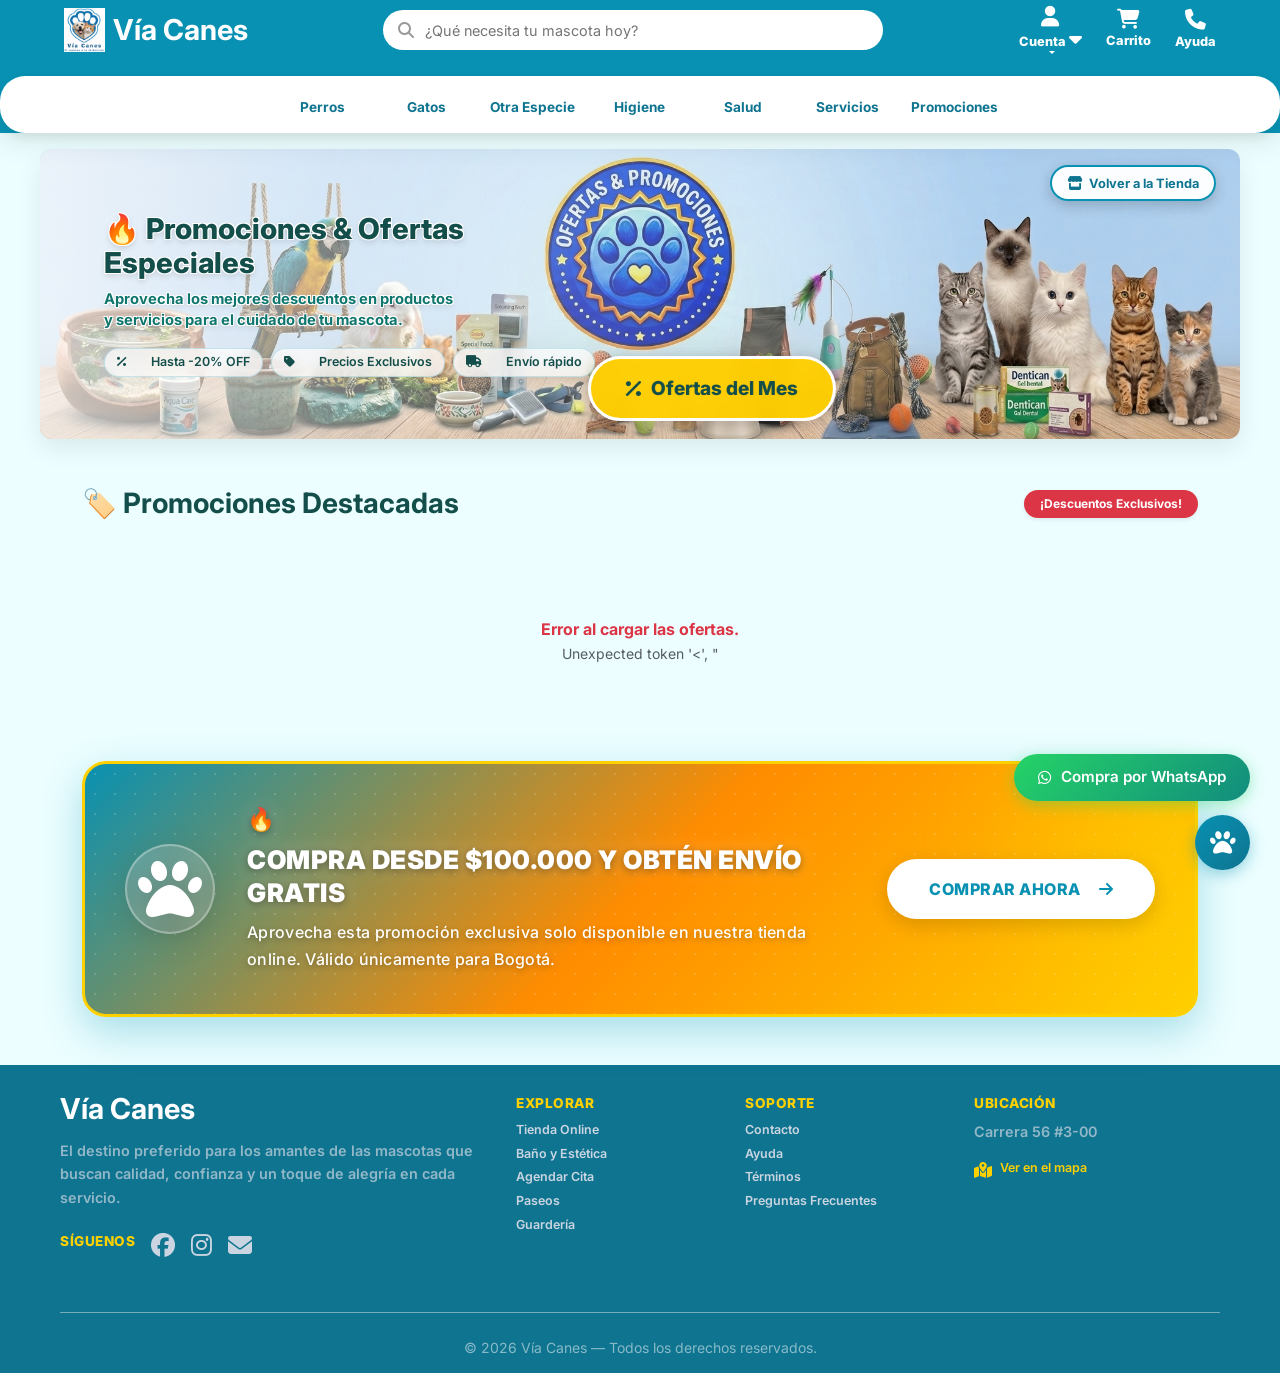
<file: html/promociones.html>
<!DOCTYPE html>
<html lang="es">
<head>
<meta charset="UTF-8">
<meta name="viewport" content="width=device-width, initial-scale=1.0">
<meta name="description" content="Promociones y ofertas especiales en productos y servicios para mascotas. Descuentos de hasta 20% en Vía Canes.">
<title>Vía Canes | Promociones y Ofertas</title>

<!-- FUENTES Y ESTILOS EXTERNOS -->
<link href="https://fonts.googleapis.com/css2?family=Inter:wght@300;400;500;600;700;800&display=swap" rel="stylesheet">
<link rel="stylesheet" href="https://cdnjs.cloudflare.com/ajax/libs/font-awesome/6.5.0/css/all.min.css">
<link href="https://cdn.jsdelivr.net/npm/bootstrap@5.3.0/dist/css/bootstrap.min.css" rel="stylesheet">

<!-- ESTILOS PROPIOS -->
<link rel="stylesheet" href="../css/main.css">
<link rel="stylesheet" href="../css/style.css">
</head>
<body id="top">

<!-- =====================a======================== -->
<!-- ENCABEZADO (HEADER) - Navegación fija superior -->
<!-- ============================================= -->
<header class="sticky-top">

<!-- Barra superior: Logo, Buscador y Accesos rápidos -->
<div class="navbar-top">

<!-- Contenedor del Logo de la marca -->
<a href="../index.html" class="logo-container text-decoration-none">
<img src="../img/logo.png" alt="Logo Vía Canes" class="logo-img">
<span class="logo-text">Vía Canes</span>
</a>

<!-- Barra de búsqueda de productos -->
<!-- BARRA DE BÚSQUEDA CON AUTOCOMPLETADO -->
<div class="search-container position-relative" role="search">
    <label for="buscadorProductos" class="visually-hidden">Buscar productos, categorías o servicios</label>
    
    <i class="fa fa-search search-icon" aria-hidden="true"></i>
    
    <input 
        type="search" 
        id="buscadorProductos" 
        class="custom-search-input" 
        placeholder="¿Qué necesita tu mascota hoy?" 
        autocomplete="off"
        autocapitalize="off"
        spellcheck="false"
        aria-label="Buscar productos, categorías o servicios"
        aria-autocomplete="list"
        aria-controls="sugerenciasBusqueda"
        aria-expanded="false"
        aria-activedescendant=""
    >
    
    <!-- Botón limpiar (oculto por defecto) -->
    <button 
        id="btnLimpiarBusqueda" 
        class="btn-clear-search" 
        type="button"
        aria-label="Limpiar búsqueda"
        style="display:none;"
    >
        <i class="fa fa-times"></i>
    </button>

    <!-- Dropdown de sugerencias -->
    <div 
        id="sugerenciasBusqueda" 
        class="dropdown-sugerencias" 
        role="listbox" 
        aria-label="Sugerencias de búsqueda"
        style="display:none;"
    ></div>
</div>

<!-- Iconos de Utilidad (Cuenta, Carrito, Ayuda) -->
<div class="utility-icons">
<!-- 1. Contenedor del Menú Desplegable (Cuenta) -->
<div class="dropdown-cuenta" id="contenedor-cuenta-header">
<a href="#" class="util-item dropdown-toggle" id="btn-cuenta-header">
 <i class="fa fa-user" id="icono-cuenta-header"></i>
<span>Cuenta <i class="fa fa-caret-down mini-flecha"></i></span>
</a>

<!-- Tarjeta flotante que se despliega -->
<div class="dropdown-content" id="dropdown-cuenta-header">
        <div class="dropdown-card">
            <p class="dropdown-welcome" id="dropdown-welcome-msg">¡Bienvenido a Vía Canes!</p>
            <a href="../html/auth.html" class="btn-iniciar-sesion" id="dropdown-btn-login">Iniciar sesión o crear cuenta</a>

</div>
</div>
</div>
<!-- Carrito de compras con disparador de menú lateral (Offcanvas) -->
<button class="util-item border-0 bg-transparent position-relative p-0" type="button" data-bs-toggle="offcanvas" data-bs-target="#carritoLateral">
<i class="fa fa-shopping-cart fs-5"></i>
<span>Carrito</span>
<!-- Globo indicador de cantidad (Controlado por JS) -->
<span id="contador-carrito" class="badge rounded-pill bg-danger position-absolute top-0 start-100 translate-middle" style="display:none;">0</span>
</button>

<!-- Central de Ayuda -->
<a href="ayuda.html" class="util-item" aria-label="Central de ayuda">
<i class="fa fa-phone"></i> <span>Ayuda</span>
</a>

</div>
</div>

<!-- Barra inferior: Accesos directos a Categorías y Filtros URL -->
<div class="categories-row">
<a href="../index.html?tipo=especie&valor=Perros" class="cat-item">
<div class="img-circle"><img src="../img/p-perro.png" alt="Perros" class="cat-img"></div>
<span>Perros</span>
</a>
<a href="../index.html?tipo=especie&valor=Gatos" class="cat-item">
<div class="img-circle"><img src="../img/p-gato.png" alt="Gatos" class="cat-img"></div>
<span>Gatos</span>
</a>
<a href="../index.html?tipo=especie&valor=Otra%20Especie" class="cat-item">
<div class="img-circle"><img src="../img/p-otros.png" alt="Otra Especie" class="cat-img"></div>
<span>Otra Especie</span>
</a>
<a href="../index.html?tipo=categoria&valor=Higiene" class="cat-item">
<div class="img-circle"><img src="../img/p-higiene.png" alt="Higiene" class="cat-img"></div>
<span>Higiene</span>
</a>
<a href="../index.html?tipo=categoria&valor=Salud" class="cat-item">
<div class="img-circle"><img src="../img/salud.png" alt="Salud" class="cat-img"></div>
<span>Salud</span>
</a>
<a href="../index.html?tipo=categoria&valor=Servicios" class="cat-item">
<div class="img-circle"><img src="../img/servicios-p.png" alt="Servicios" class="cat-img"></div>
<span>Servicios</span>
</a>
<!-- <a href="../index.html?tipo=categoria&valor=Citas" class="cat-item">
<div class="img-circle"><img src="../img/calendario.png" alt="Citas" class="cat-img"></div>
<span>Citas</span>
</a> -->
<a href="promociones.html" class="cat-item">
<div class="img-circle"><img src="../img/ofertas.png" alt="Promociones" class="cat-img"></div>
<span>Promociones</span>
</a>
</div>
</header>

<!-- ============================================= -->
<!-- BANNER DE PROMOCIONES                          -->
<!-- ============================================= -->
<!-- ============================================= -->
<!-- BANNER DE PROMOCIONES                          -->
<!-- ============================================= -->
<section class="hero banner-ofertas">
  <div class="banner-overlay"></div>

  <!-- ✅ Botón blanco en la esquina superior derecha (igual que en Mundo Canino) -->
  <a href="../index.html" class="btn-volver-top text-decoration-none">
    <i class="fa fa-store"></i>
    <span>Volver a la Tienda</span>
  </a>

  <!-- ✅ Botón amarillo centrado en la parte inferior -->
  <a href="#productGrid" class="btn-main btn-ofertas-bottom text-decoration-none">
    <i class="fa fa-percent"></i>
    <span>Ofertas del Mes</span>
  </a>

  <div class="hero-content">
    <div class="hero-text">
      <h1>🔥 Promociones & Ofertas Especiales</h1>
      <p>Aprovecha los mejores descuentos en productos y servicios para el cuidado de tu mascota.</p>
      
      <div class="banner-stats">
        <div class="stat-item">
          <i class="fa fa-percent"></i>
          <span>Hasta -20% OFF</span>
        </div>
        <div class="stat-item">
          <i class="fa fa-tag"></i>
          <span>Precios Exclusivos</span>
        </div>
        <div class="stat-item">
          <i class="fa fa-truck"></i>
          <span>Envío rápido</span>
        </div>
      </div>
    </div>
  </div>
</section>

<!-- ============================================= -->
<!-- CONTENIDO PRINCIPAL                            -->
<!-- ============================================= -->
<main class="container mt-5 mb-5">

<!-- SECCIÓN DE PRODUCTOS EN DESCUENTO (DINÁMICA) -->
<section class="mb-5">
<div class="d-flex justify-content-between align-items-center mb-4">
  <h3 class="fw-bold m-0">🏷️ Promociones Destacadas</h3>
  <span class="badge bg-danger rounded-pill px-3 py-2 fw-bold shadow-sm">¡Descuentos Exclusivos!</span>
</div>

<!-- Contenedor dinámico de cards de producto -->
<div class="row g-4" id="productGrid">
<!-- Spinner de carga inicial -->
<div class="col-12 text-center py-5 loading-state">
<div class="spinner-border text-primary" role="status">
<span class="visually-hidden">Cargando...</span>
</div>
<p class="mt-2 text-muted">Buscando las mejores ofertas para ti...</p>
</div>
</div>
</section>
<!-- Banner promocional medio -->
<div class="mid-promo-banner mt-5" id="midBanner">
  <div class="mid-promo-icon">
    <i class="fa-solid fa-paw"></i>
  </div>
  <div class="mid-promo-content">
    <h4>Compra desde $100.000 y obtén envío gratis</h4>
    <p>Aprovecha esta promoción exclusiva solo disponible en nuestra tienda online. Válido únicamente para Bogotá.</p>
  </div>
  <a href="#productGrid" class="mid-promo-cta">Comprar ahora <i class="fa fa-arrow-right ms-2"></i></a>
</div>
</main>
<!-- ============================================= -->
<!-- PIE DE PÁGINA (FOOTER)                         -->
<!-- ============================================= -->
<footer class="main-footer">
<div class="main-container">

<div class="footer-grid">

<!-- Columna 1: Branding y Redes Sociales -->
<div class="footer-col">
<div class="logo-text" style="color: white; margin-bottom: 1rem;">Vía Canes</div>
<p style="opacity: 0.7; font-size: 0.9rem; line-height: 1.6;">El destino preferido para los amantes de las mascotas que buscan calidad, confianza y un toque de alegría en cada servicio.</p>
<div class="social-icons">
<h4>Síguenos</h4>
<a href="https://facebook.com" target="_blank" rel="noopener noreferrer" aria-label="Facebook"><i class="fa-brands fa-facebook"></i></a>
<a href="https://instagram.com" target="_blank" rel="noopener noreferrer" aria-label="Instagram"><i class="fa-brands fa-instagram"></i></a>
<a href="mailto:contacto@viacanes.com" aria-label="Email"><i class="fa-solid fa-envelope"></i></a>
</div>
</div>

<!-- Columna 2: Navegación Interna -->
<div class="footer-col">
<h3>Explorar</h3>
<ul>
<li><a href="../index.html">Tienda Online</a></li>
<li><a href="../index.html?tipo=categoria&valor=Higiene">Baño y Estética</a></li>
<li><a href="../index.html?tipo=categoria&valor=Citas">Agendar Cita</a></li>
<li><a href="../index.html?tipo=categoria&valor=Servicios">Paseos</a></li>
<li><a href="../index.html?tipo=categoria&valor=Servicios">Guardería</a></li>
</ul>
</div>

<!-- Columna 3: Soporte -->
<div class="footer-col">
<h3>Soporte</h3>
<ul>
<li><a href="ayuda.html">Contacto</a></li>
<li><a href="ayuda.html">Ayuda</a></li>
<li><a href="ayuda.html">Términos</a></li>
<li><a href="ayuda.html">Preguntas Frecuentes</a></li>
</ul>
</div>

<!-- Columna 4: Ubicación -->
<div class="footer-col">
<h3>Ubicación</h3>
<p style="opacity: 0.7; font-size: 0.9rem;">Carrera 56 #3-00</p>
<div style="margin-top: 1rem; display: flex; align-items: center; gap: 8px; color: var(--accent);">
<i class="fa-solid fa-map-location-dot"></i>
<a href="https://maps.google.com/?q=Carrera+56+3" target="_blank" rel="noopener noreferrer"
style="color: var(--accent); text-decoration: none;">Ver en el mapa</a>
</div>
</div>

</div>

<!-- El texto de copyright ahora también se alineará de forma perfecta al centro de la grilla -->
<div class="text-center mt-5 pt-4 border-top opacity-50 small" style="text-align: center;">
© 2026 Vía Canes — Todos los derechos reservados.
</div>

</div>
</footer>


<!-- ============================================= -->
<!-- BOTONES FLOTANTES (WhatsApp y Paw)            -->
<!-- ============================================= -->
   <div class="floating-buttons">
        <!-- Botón Compra por WhatsApp -->
        <a href="https://wa.me/573000000000?text=Hola%20Vía%20Canes,%20quiero%20hacer%20un%20pedido" 
           class="btn-whatsapp" 
           target="_blank" 
           rel="noopener noreferrer"
           aria-label="Compra por WhatsApp">
            <i class="fa-brands fa-whatsapp"></i>
            <span>Compra por WhatsApp</span>
        </a>


<!-- Botón Paw (huella de mascota) - Volver arriba -->
<a href="#top" class="btn-paw" aria-label="Volver arriba" title="Volver arriba">
<i class="fas fa-paw playful-jump"></i>
</a>
</div>
<!-- MENÚ LATERAL DE CARRITO (Offcanvas) -->
<div class="offcanvas offcanvas-end" tabindex="-1" id="carritoLateral">
<div class="offcanvas-header border-bottom">
<h5 class="offcanvas-title fw-bold">
<i class="fa fa-shopping-cart me-2"></i>Tu Carrito
</h5>
<button type="button" class="btn-close" data-bs-dismiss="offcanvas"></button>
</div>
<div class="offcanvas-body d-flex flex-column">
<div id="cart-items" class="flex-grow-1">
<p class="text-center text-muted mt-5">Tu carrito está vacío 🐾</p>
</div>
<div class="border-top pt-3 mt-3">
<div class="d-flex justify-content-between fw-bold fs-5 mb-3">
<span>Total:</span>
<span id="cart-total">$0</span>
</div>
<a href="../html/carrito.html" class="btn btn-primary w-100 rounded-pill fw-bold text-white d-flex align-items-center justify-content-center gap-2" id="btn-checkout" style="pointer-events: none; opacity: 0.6;">
    <i class="fa fa-credit-card"></i> Ir al carrito y pagar
</a>
</div>
</div>
</div>

<!-- TOAST NOTIFICACIONES -->
<div class="position-fixed bottom-0 end-0 p-4" style="z-index: 9999;">
<div id="toast" class="toast align-items-center text-white bg-primary border-0" role="alert">
<div class="d-flex">
<div class="toast-body" id="toastMsg">Operación exitosa</div>
<button type="button" class="btn-close btn-close-white me-2 m-auto" data-bs-dismiss="toast"></button>
</div>
</div>
</div>

<!-- ============================================= -->
<!-- SCRIPTS                                        -->
<!-- ============================================= -->
<script src="https://cdn.jsdelivr.net/npm/bootstrap@5.3.0/dist/js/bootstrap.bundle.min.js"></script>
<script src="../js/modulestienda/header-sesion.js"></script>
<script src="../js/modulestienda/tienda-mostrar.js" type="module"></script>
<script src="../js/modulestienda/main.js" defer type="module"></script>
<script src="../js/modulestienda/tienda-productos.js" defer></script>
<script src="../js/modulestienda/carrito.js" defer type="module"></script>

<!-- <script src="../js/modulestienda/tienda-promociones.js" type="module"></script>// -->
</body>
</html>
</file>
<file: css/main.css>
/* ==========================================================================
   🐾 MAIN.CSS v2.0 - HEADER, NAVEGACIÓN Y COMPONENTES BASE
   Petshop Premium - Estructura principal
   ========================================================================== */

/* ==========================================================================
   1. VARIABLES GLOBALES (Complementarias a style.css)
   ========================================================================== */
:root {
    /* Espaciado consistente */
    --space-xs: 0.25rem;
    --space-sm: 0.5rem;
    --space-md: 1rem;
    --space-lg: 1.5rem;
    --space-xl: 2rem;

    /* Z-index centralizado */
    --z-dropdown: 1000;
    --z-sticky: 1040;
    --z-modal: 9999;
    --z-loader: 10000;
}

/* ==========================================================================
   2. RESET Y BASE
   ========================================================================== */
*, *::before, *::after {
    margin: 0;
    padding: 0;
    box-sizing: border-box;
}

body {
    font-family: "Inter", sans-serif;
    background: var(--bg);
    color: var(--text);
    overflow-x: hidden;
    line-height: 1.5;
}

/* ==========================================================================
   3. HEADER STICKY
   ========================================================================== */
header,
.sticky-top {
    position: sticky;
    top: 0;
    z-index: var(--z-sticky);
    background-color: var(--primary);
    box-shadow: var(--shadow-md);
}

.main-container {
    max-width: 1200px;
    margin: 0 auto;
    padding: 0 var(--space-lg);
    width: 100%;
}

.header-container {
    display: flex;
    align-items: center;
    justify-content: space-between;
    flex-wrap: wrap;
    gap: var(--space-md);
    padding: var(--space-sm) var(--space-lg);
    background-color: var(--primary);
    border-bottom: 1px solid var(--primary-dark);
}

/* ==========================================================================
   4. NAVBAR
   ========================================================================== */
.navbar {
    position: sticky;
    top: 0;
    z-index: var(--z-sticky);
    background: var(--primary);
    padding: var(--space-sm) 4%;
}

.navbar-top {
    display: flex;
    align-items: center;
    justify-content: space-between;
    max-width: 1300px;
    margin: 0 auto;
    padding: 0 5%;
    gap: var(--space-lg);
    min-height: 60px;
}

/* ==========================================================================
   5. LOGO
   ========================================================================== */
.logo-container,
.logo-link {
    display: flex;
    align-items: center;
    gap: var(--space-sm);
    text-decoration: none;
}

.logo-img {
    height: 45px;
    width: auto;
    object-fit: contain;
}

.logo-text {
    font-size: 1.8rem;
    font-weight: 700;
    color: var(--white);
    white-space: nowrap;
    line-height: 1;
}

/* ==========================================================================
   6. BÚSQUEDA
   ========================================================================== */
.search-container {
    position: relative;
    flex: 1;
    max-width: 500px;
}

.search-container .fa-search,
.search-icon {
    position: absolute;
    left: 15px;
    top: 50%;
    transform: translateY(-50%);
    color: #999;
    pointer-events: none;
    z-index: 10;
    transition: color 0.3s ease;
}

.custom-search-input {
    width: 100%;
    height: 40px;
    border-radius: 20px;
    border: 2px solid transparent;
    padding-left: 40px;
    background: var(--white);
    outline: none;
    transition: all 0.3s ease;
    font-size: 0.9rem;
}

.custom-search-input:focus {
    border-color: var(--accent);
    box-shadow: 0 0 0 4px rgba(255, 208, 0, 0.2);
}

/* ==========================================================================
   7. ICONOS DE UTILIDAD
   ========================================================================== */
.utility-icons {
    display: flex;
    gap: var(--space-lg);
    align-items: center;
}

.util-item {
    display: flex;
    flex-direction: column;
    align-items: center;
    text-decoration: none;
    color: var(--white);
    font-size: 0.8rem;
    font-weight: 800;
    text-align: center;
    cursor: pointer;
    position: relative;
    transition: all 0.3s ease;
    padding: 0.1rem 0;
}

.util-item i {
    font-size: 1.3rem;
    margin-bottom: 2px;
    transition: transform 0.3s ease;
}

.util-item:hover,
.util-item:focus-visible {
    color: var(--accent);
    transform: translateY(-2px);
    outline: none;
}

.util-item:focus-visible {
    outline: 2px solid var(--accent);
    outline-offset: 4px;
    border-radius: 4px;
}

#cart-count {
    position: absolute;
    top: -5px;
    right: -8px;
    background: var(--secondary);
    color: white;
    font-size: 0.65rem;
    padding: 2px 6px;
    border-radius: 50px;
    border: 2px solid var(--primary);
    min-width: 18px;
    text-align: center;
}

/* ==========================================================================
   8. NAVEGACIÓN INFERIOR
   ========================================================================== */
.navbar-bottom {
    display: flex;
    justify-content: center;
    gap: var(--space-xl);
    padding: var(--space-md) 0;
    flex-wrap: wrap;
    background-color: var(--primary);
    border-radius: 0 0 25px 25px;
    box-shadow: 0 4px 10px rgba(0, 0, 0, 0.1);
}

.navbar-bottom a {
    color: var(--white);
    text-decoration: none;
    font-weight: 500;
    text-transform: capitalize;
    transition: all 0.3s ease;
    display: inline-block;
    padding: 4px 8px;
    border-radius: 8px;
}

.navbar-bottom a:hover,
.navbar-bottom a:focus-visible {
    color: var(--accent);
    transform: translateY(-3px);
    outline: none;
}

.navbar-bottom a.active {
    color: var(--accent);
    font-weight: 700;
}

/* ==========================================================================
   9. CATEGORÍAS CIRCULARES
   ========================================================================== */
.dashboard-wrapper {
    max-width: 1200px;
    margin: 0 auto;
    padding: 0 var(--space-lg);
}

.categories-row {
    display: flex;
    overflow-x: auto;
    gap: var(--space-lg);
    padding: var(--space-md);
    flex-wrap: nowrap;
    justify-content: center;
    scroll-behavior: smooth;
    border-radius: 25px;
    margin: var(--space-md) 0;
    background-color: var(--white);
    box-shadow: 0 4px 12px rgba(0, 0, 0, 0.08);
    -webkit-overflow-scrolling: touch;
    scrollbar-width: none;
}

.categories-row::-webkit-scrollbar {
    display: none;
}

.cat-item {
    display: flex;
    flex-direction: column;
    align-items: center;
    text-decoration: none;
    min-width: 80px;
    transition: transform 0.4s cubic-bezier(0.175, 0.885, 0.32, 1.275);
    position: relative;
    cursor: pointer;
}

.cat-item .img-circle {
    width: 0;
    height: 0;
    opacity: 0;
    overflow: hidden;
    transform: scale(0);
    transition: all 0.4s cubic-bezier(0.175, 0.885, 0.32, 1.275);
    background-color: var(--bg);
    border-radius: 50%;
    display: flex;
    align-items: center;
    justify-content: center;
}

.cat-img {
    width: 100%;
    height: 100%;
    object-fit: cover;
    object-position: center;
}

.cat-item span {
    font-size: 0.85rem;
    font-weight: 700;
    color: var(--primary-dark);
    text-transform: capitalize;
    margin-top: 5px;
    transition: all 0.3s ease;
    text-align: center;
}

/* Hover / Focus estados */
.cat-item:hover .img-circle,
.cat-item:active .img-circle,
.cat-item:focus-visible .img-circle {
    width: 75px;
    height: 75px;
    opacity: 1;
    transform: scale(1);
    margin-bottom: 8px;
    box-shadow: 0 8px 15px rgba(0, 0, 0, 0.1);
    border: 2px solid var(--primary);
}

.cat-item:hover span,
.cat-item:focus-visible span {
    color: var(--secondary);
    transform: scale(1.1);
}

.cat-item:active {
    transform: scale(0.95);
}

.cat-item:focus-visible {
    outline: 2px solid var(--accent);
    outline-offset: 4px;
    border-radius: 8px;
}

/* ==========================================================================
   10. BOTONES GENERALES
   ========================================================================== */
.btn-main {
    background: var(--primary);
    color: var(--white);
    border: none;
    padding: 10px 20px;
    border-radius: 50px;
    font-weight: 700;
    cursor: pointer;
    transition: all 0.3s ease;
    text-decoration: none;
    display: inline-flex;
    align-items: center;
    gap: 8px;
}

.btn-main:hover,
.btn-main:focus-visible {
    background: var(--primary-dark);
    color: var(--white);
    transform: translateY(-2px);
    box-shadow: 0 6px 15px rgba(8, 145, 178, 0.3);
}

.btn-buy {
    background: var(--secondary);
    color: var(--white);
    border: none;
    padding: 10px 20px;
    border-radius: 8px;
    font-weight: bold;
    transition: all 0.3s ease;
    box-shadow: 0 4px 14px rgba(255, 140, 0, 0.3);
    cursor: pointer;
}

.btn-buy:hover {
    background: #e67e00;
    transform: scale(1.05);
}

/* ==========================================================================
   11. BADGES
   ========================================================================== */
.badge {
    padding: 4px 10px;
    border-radius: 6px;
    font-size: 0.75rem;
    font-weight: bold;
    display: inline-block;
}

.confirmed {
    background: #dcfce7;
    color: #16a34a;
}

.pending {
    background: #fff4e5;
    color: #a16207;
}

/* ==========================================================================
   12. LOADER
   ========================================================================== */
#loader {
    position: fixed;
    inset: 0;
    background: rgba(255, 255, 255, 0.9);
    backdrop-filter: blur(10px);
    display: none;
    flex-direction: column;
    align-items: center;
    justify-content: center;
    z-index: var(--z-loader);
}

#loader.active {
    display: flex;
}

#loader i {
    font-size: 5rem;
    color: var(--primary);
    animation: dogBounce 0.6s ease-in-out infinite alternate;
}

.loader-text {
    margin-top: var(--space-lg);
    font-weight: 800;
    color: var(--primary-dark);
    text-transform: uppercase;
    letter-spacing: 2px;
    font-size: 0.9rem;
}

@keyframes dogBounce {
    from { transform: translateY(0); }
    to { transform: translateY(-30px); }
}

/* ==========================================================================
   13. DROPDOWN CUENTA (Mejorado)
   ========================================================================== */
.dropdown-cuenta {
    position: relative;
    display: inline-block;
}

.dropdown-cuenta .dropdown-content {
    display: none;
    position: absolute;
    top: calc(100% + 15px);
    right: -20px;
    z-index: var(--z-modal);
}

.dropdown-cuenta:hover .dropdown-content,
.dropdown-cuenta:focus-within .dropdown-content {
    display: block;
    animation: fadeInDown 0.25s ease-out;
}

.dropdown-card {
    background-color: var(--white);
    width: 260px;
    padding: 22px 20px;
    border-radius: 12px;
    box-shadow: 0 10px 25px rgba(0, 0, 0, 0.15);
    border: 1px solid #e2e8f0;
    text-align: center;
    position: relative;
}

/* Patica decorativa */
.dropdown-card::before,
.dropdown-card::after {
    content: "";
    position: absolute;
    top: -8px;
    right: 32px;
    border-width: 0 8px 8px 8px;
    border-style: solid;
    width: 0;
    height: 0;
}

.dropdown-card::before {
    border-color: transparent transparent #e2e8f0 transparent;
}

.dropdown-card::after {
    top: -7px;
    border-color: transparent transparent var(--white) transparent;
}

.dropdown-welcome {
    color: var(--text);
    font-size: 15px;
    font-weight: 800;
    margin-bottom: var(--space-md);
    display: block;
    text-align: center;
    letter-spacing: -0.3px;
}

.btn-iniciar-sesion {
    display: block;
    background: var(--primary);
    color: var(--white);
    text-align: center;
    padding: 12px 16px;
    font-size: 13.5px;
    font-weight: 700;
    border-radius: 50px;
    margin-bottom: 5px;
    text-decoration: none;
    box-shadow: 0 4px 12px rgba(8, 145, 178, 0.15);
    transition: all 0.3s ease;
}

.btn-iniciar-sesion:hover {
    background-color: var(--primary-dark);
    transform: translateY(-1px);
    box-shadow: 0 6px 15px rgba(8, 145, 178, 0.25);
}

.dropdown-divider {
    border: 0;
    border-top: 1px solid rgba(19, 78, 74, 0.08);
    margin: var(--space-md) 0;
    height: 1px;
}

.dropdown-menu-list {
    list-style: none;
    padding: 0;
    margin: 0;
    text-align: left;
}

.dropdown-menu-list li {
    margin-bottom: 4px;
}

.dropdown-menu-list li a {
    display: flex;
    align-items: center;
    gap: 12px;
    color: var(--text-light);
    font-size: 13.5px;
    font-weight: 600;
    padding: 8px 12px;
    border-radius: 8px;
    text-decoration: none;
    transition: all 0.2s ease;
}

.dropdown-menu-list li a:hover,
.dropdown-menu-list li a:focus-visible {
    background-color: var(--bg);
    color: var(--primary-dark);
    padding-left: 15px;
    outline: none;
}

.dropdown-menu-list li a i {
    font-size: 14px;
    color: #94a3b8;
    width: 18px;
    text-align: center;
}

@keyframes fadeInDown {
    from {
        opacity: 0;
        transform: translateY(-10px);
    }
    to {
        opacity: 1;
        transform: translateY(0);
    }
}

/* ==========================================================================
   14. CARRITO - CONTROLES DE CANTIDAD
   ========================================================================== */
.cart-items [class*="precio"],
.cart-items [class*="price"] {
    color: var(--primary);
    font-weight: 800;
}

.cart-items del {
    color: var(--text-light);
}

.cart-items div:has(> button),
.cart-items [class*="quantity"] {
    display: inline-flex;
    align-items: center;
    background-color: var(--bg);
    border-radius: 30px;
    padding: 2px;
    border: 1px solid rgba(19, 78, 74, 0.1);
}

.cart-items button,
.cart-items input {
    border: none;
    background: transparent;
    color: var(--text);
    font-weight: 700;
    text-align: center;
}

.cart-items button {
    width: 32px;
    height: 32px;
    cursor: pointer;
    font-size: 1.1rem;
    display: flex;
    align-items: center;
    justify-content: center;
    transition: all 0.2s ease;
    border-radius: 50%;
}

.cart-items button:hover {
    background-color: rgba(8, 145, 178, 0.1);
    color: var(--primary);
}

.cart-items input {
    width: 35px;
    font-size: 0.95rem;
}

/* ==========================================================================
   15. OCULTAR PRECIOS EN SERVICIOS
   ========================================================================== */
.precio,
.price,
[class*="precio"],
[class*="price"] {
    display: none;
}

/* ==========================================================================
   16. RESPONSIVE
   ========================================================================== */
@media (max-width: 992px) {
    .navbar-top {
        gap: var(--space-md);
    }
}

@media (max-width: 768px) {
    .navbar-bottom {
        gap: var(--space-md);
        padding: var(--space-sm) var(--space-md);
    }
    
    .navbar-bottom a {
        font-size: 0.9rem;
    }
}

@media (max-width: 640px) {
    .navbar-top {
        flex-wrap: wrap;
        gap: var(--space-md);
    }

    .search-container {
        order: 3;
        width: 100%;
        max-width: 100%;
    }

    .utility-icons {
        width: 100%;
        justify-content: space-around;
    }

    .categories-row {
        justify-content: flex-start;
    }

    .logo-text {
        font-size: 1.4rem;
    }
}
</file>
<file: css/style.css>
/* ==========================================================================
   🐾 STYLE.CSS v1 - VERSIÓN FINAL OPTIMIZADA Y UNIFICADA
   Petshop Premium - Banners, Productos, Servicios, Carrito y Componentes
   Paleta: Verde Azulado / Cian / Dorado / Coral
   ========================================================================== */

/* ==========================================================================
   1. VARIABLES GLOBALES
   ========================================================================== */
:root {
    /* Paleta principal */
    --primary: #0891b2;
    --primary-dark: #0e7490;
    --secondary: #ff8c00;
    --accent: #ffd000;
    
    --white: #ffffff;
    --bg: #ecfeff;
    --bg-light: #ecfeff;
    
    --text: #134e4a;
    --text-light: #64748b;
    --text-dark: #134e4a;
    --text-gray: #64748b;

    /* Sombras */
    --shadow-sm: 0 4px 10px rgba(0, 0, 0, 0.05);
    --shadow-md: 0 10px 25px rgba(0, 0, 0, 0.08);
    --shadow-lg: 0 20px 40px rgba(0, 0, 0, 0.12);

    /* Transiciones */
    --transition: 0.3s ease;
    --transition-bounce: 0.4s cubic-bezier(0.68, -0.55, 0.265, 1.55);
    
    /* Bordes redondeados */
    --radius: 24px;
    --radius-sm: 12px;
    --radius-lg: 30px;

    /* Variables específicas de Banners */
    --banner-title-color: #134e4a;
    --banner-text-color: #0f766e;
    --banner-font-family: 'Inter', sans-serif;
    --banner-text-shadow: 
        -1px -1px 0 #ffffff, 
        1px -1px 0 #ffffff,
        -1px 1px 0 #ffffff, 
        1px 1px 0 #ffffff,
        0px 3px 6px rgba(0, 0, 0, 0.15);

    --primary-blue: #0891b2;
    --light-blue: #ecfeff;
    --whatsapp-green: #25d366;
}

/* ==========================================================================
   2. BANNERS HERO Y DE CATEGORÍAS
   ========================================================================== */
.hero,
.category-banner {
    position: relative;
    width: 100%;
    max-width: 1200px;
    min-height: 220px;
    aspect-ratio: 1200 / 220;
    margin: 0 auto 1.5rem;
    border-radius: var(--radius-sm);
    overflow: hidden;
    display: flex;
    align-items: center;
    justify-content: flex-start;
    padding: 15px 35px;
    box-shadow: var(--shadow-md);
    background-color: transparent;
    background-repeat: no-repeat;
    background-position: center center;
    background-size: 100% 105%;
    -webkit-font-smoothing: antialiased;
    -moz-osx-font-smoothing: grayscale;
}

.hero {
    background-image: url('../img/banners/banner-index.png');
    background-size: cover;
}

.category-banner.active,
.hero.active {
    animation: bannerSlideIn 0.6s ease-out;
}

.banner-overlay {
    position: absolute;
    inset: 0;
    background: linear-gradient(90deg, 
        rgba(255, 255, 255, 0.75) 0%, 
        rgba(255, 255, 255, 0.3) 40%, 
        transparent 80%);
    z-index: 1;
    pointer-events: none;
}

.hero-content,
.banner-content {
    position: relative;
    z-index: 5;
    width: 100%;
    max-width: 1200px;
    margin: 0 auto;
    display: flex;
    flex-direction: row;
    align-items: flex-start;
    justify-content: space-between;
    gap: 15px;
}

.hero-text,
.banner-text {
    position: relative;
    z-index: 5;
    width: 100%;
    max-width: 380px;
    display: flex;
    flex-direction: column;
    gap: 6px;
    text-align: left;
    font-family: var(--banner-font-family);
    color: var(--banner-title-color);
}

.hero h1,
.banner-title {
    font-family: var(--banner-font-family);
    font-size: 1.8rem;
    font-weight: 800;
    line-height: 1.2;
    color: var(--banner-title-color);
    text-shadow: var(--banner-text-shadow);
    text-align: left;
    margin: 0 0 2px 0;
}

.hero p,
.banner-description,
.hero-text p {
    font-family: var(--banner-font-family);
    font-size: 0.92rem;
    font-weight: 700;
    line-height: 1.4;
    color: var(--banner-text-color);
    text-shadow: var(--banner-text-shadow);
    text-align: left;
    margin: 0;
    max-width: 360px;
}

/* Badges y Stats de Banner */
.banner-badge {
    align-self: flex-start;
    background: rgba(255, 255, 255, 0.6);
    padding: 4px 10px;
    border-radius: 20px;
    font-size: 0.75rem;
    font-weight: 700;
    letter-spacing: 0.5px;
    text-transform: capitalize;
    color: var(--banner-title-color);
    border: 1px solid rgba(8, 145, 178, 0.2);
    margin-bottom: 4px;
}

.banner-stats {
    display: flex;
    gap: 8px;
    flex-wrap: nowrap;
    margin-top: 12px;
    align-items: center;
    justify-content: flex-start;
    width: 100%;
}

.banner-stats div {
    padding: 4px 12px;
    border-radius: 50px;
}

.banner-stats div span {
    font-size: 0.78rem;
}

.stat-item {
    display: flex;
    align-items: center;
    justify-content: center;
    gap: 1.5rem;
    background: rgba(255, 255, 255, 0.75);
    backdrop-filter: blur(8px);
    -webkit-backdrop-filter: blur(8px);
    padding: 4px 12px;
    border-radius: 50px;
    font-size: 0.9rem;
    font-weight: 600;
    border: 1px solid rgba(8, 145, 178, 0.2);
    color: var(--banner-title-color);
    white-space: nowrap;
    transition: all 0.25s ease;
}

.stat-item i,
.stat-item span {
    color: var(--banner-title-color);
    font-size: 0.78rem;
    transition: color 0.25s ease;
}

.stat-item:hover {
    background: var(--accent);
    border-color: var(--accent);
    transform: translateY(-2px);
    box-shadow: 0 4px 12px rgba(255, 208, 0, 0.4);
}

/* --- BOTONES DE BANNER (UNIFICADOS Y SIN DUPLICADOS) --- */

/* Estilo base compartido para botones de banner */
.hero .btn-main,
.category-banner .btn-main,
.btn-volver-top,
.btn-ofertas-bottom {
    position: absolute;
    z-index: 15;
    width: auto !important;
    min-width: unset !important;
    display: inline-flex;
    align-items: center;
    justify-content: center;
    border-radius: 50rem;
    backdrop-filter: blur(8px);
    -webkit-backdrop-filter: blur(8px);
    text-decoration: none;
    white-space: nowrap;
    box-shadow: 0 4px 14px rgba(0, 0, 0, 0.2);
    transition: all 0.25s ease;
}

/* Botón "Ofertas del Mes" -> GRANDE EN EL CENTRO ABAJO */
.hero .btn-main,
.category-banner .btn-banner-center,
.btn-ofertas-bottom {
    top: auto;
    bottom: 18px;
    left: 56%;
    right: auto;
    transform: translateX(-50%);
    padding: 0.95rem 2.2rem;
    font-size: 1.2rem;
    font-weight: 800;
    gap: 0.55rem;
    background: rgba(255, 208, 0, 0.96);
    border: 3px solid var(--white);
    color: var(--text-dark);
}

.hero .btn-main i,
.category-banner .btn-banner-center i,
.btn-ofertas-bottom i {
     font-size: 1.25rem;
}

.hero .btn-main:hover,
.category-banner .btn-banner-center:hover,
.btn-ofertas-bottom:hover {
    background: var(--primary-dark);
    color: var(--white);
    border-color: var(--accent);
    transform: translateX(-50%) translateY(-3px) scale(1.03);
}

/* Botón "Volver a la Tienda" -> PEQUEÑO ARRIBA A LA DERECHA */
.category-banner .btn-banner-right,
.banner-ofertas .btn-promo-back,
.btn-volver-top {
    top: 16px;
    bottom: auto;
    right: 24px;
    left: auto;
    transform: none;
    padding: 0.4rem 0.95rem;
    font-size: 0.8rem;
    font-weight: 700;
    gap: 0.4rem;
    background: rgba(255, 255, 255, 0.95);
    border: 2px solid var(--primary);
    color: var(--primary-dark);
}

.category-banner .btn-banner-right i,
.banner-ofertas .btn-promo-back i,
.btn-volver-top i {
    font-size: 0.85rem;
}

.category-banner .btn-banner-right:hover,
.banner-ofertas .btn-promo-back:hover,
.btn-volver-top:hover {
    background: var(--primary);
    color: var(--white);
    border-color: var(--accent);
    transform: translateY(-2px);
}

/* Accesibilidad: focus visible */
.hero .btn-main:focus-visible,
.category-banner .btn-main:focus-visible {
    outline: 3px solid var(--accent);
    outline-offset: 3px;
}

/* Rutas de fondos de banners */
.banner-perros    { background-image: url('../img/banners/banner-perros.png'); }
.banner-gatos     { background-image: url('../img/banners/banner-gatos.png'); }
.banner-higiene   { background-image: url('../img/banners/banner-higiene.png'); }
.banner-salud     { background-image: url('../img/banners/banner-salud.png'); }
.banner-servicios { background-image: url('../img/banners/banner-servicios.jpg'); }
.banner-citas     { background-image: url('../img/banners/banner-citas.png'); }
.banner-otros     { background-image: url('../img/banners/banner-otros_animales.png'); }
.banner-ofertas   { background-image: url('../img/banners/banner-ofertas.jpg'); }

/* Contenedor específico Promociones */
.hero.banner-ofertas {
    position: relative;
    min-height: 290px;
    padding: 30px 5% !important;
    display: flex;
    align-items: center;
    overflow: hidden;
}

.hero.banner-ofertas .banner-overlay {
    pointer-events: none;
}

.hero.banner-ofertas .hero-content {
    width: 100%;
    padding-top: 0 !important;
    position: relative;
    z-index: 5;
}

/* ==========================================================================
   3. TÍTULOS DE SECCIÓN
   ========================================================================== */
.section-title {
    text-align: center;
    margin-bottom: 45px;
}

.section-title h2 {
    font-size: 2rem;
    font-weight: 800;
    color: var(--text);
}

.section-title p {
    color: var(--text-light);
    margin-top: 10px;
}

/* ==========================================================================
   4. PRODUCTOS
   ========================================================================== */
.products-section {
    padding: 70px 5%;
}

.main-grid {
    display: grid;
    grid-template-columns: repeat(4, 1fr);
    gap: 25px;
}

.product-card {
    background: var(--white);
    border-radius: 20px;
    overflow: hidden;
    padding: 20px;
    position: relative;
    transition: all 0.4s cubic-bezier(0.175, 0.885, 0.32, 1.275);
    box-shadow: var(--shadow-sm);
    display: flex;
    flex-direction: column;
}

.product-card:hover {
    transform: translateY(-12px) scale(1.02);
    box-shadow: 0 20px 40px rgba(8, 145, 178, 0.25), 0 0 0 2px var(--primary);
}

.product-badge {
    position: absolute;
    top: 15px;
    left: 15px;
    background: var(--secondary);
    color: var(--white);
    padding: 6px 12px;
    border-radius: 30px;
    font-size: 0.75rem;
    font-weight: 700;
    z-index: 2;
}

.img-wrapper {
    width: 100%;
    height: 260px;
    display: flex;
    align-items: center;
    justify-content: center;
    background: #f8fafc;
    border-radius: 18px;
    overflow: hidden;
    margin-bottom: 20px;
}

.img-wrapper img {
    max-width: 85%;
    max-height: 85%;
    object-fit: contain;
    transition: transform 0.5s cubic-bezier(0.175, 0.885, 0.32, 1.275);
}

.product-card:hover .img-wrapper img {
    transform: scale(1.15) rotate(3deg);
}

.brand-tag {
    font-size: 0.8rem;
    font-weight: 700;
    color: var(--text-light);
    text-transform: uppercase;
    margin-bottom: 8px;
}

.product-title {
    font-size: 1rem;
    font-weight: 700;
    margin-bottom: 10px;
    min-height: 50px;
}

.price-tag {
    font-size: 1.5rem;
    font-weight: 800;
    color: var(--primary);
    margin-bottom: 20px;
}

/* Botón "Agregar" */
.btn-add {
    margin-top: auto;
    margin-bottom: 12px;
    border: 2px solid var(--primary);
    background: var(--white);
    color: var(--primary);
    border-radius: 50px;
    padding: 10px 20px;
    font-weight: 700;
    display: inline-flex;
    align-items: center;
    justify-content: center;
    gap: 10px;
    line-height: 1;
    cursor: pointer;
    transition: all 0.3s ease;
}

.btn-add:hover {
    background: linear-gradient(135deg, var(--primary) 0%, var(--primary-dark) 100%);
    color: var(--white);
    border-color: transparent;
    transform: translateY(-2px);
    box-shadow: 0 6px 15px rgba(8, 145, 178, 0.3);
}

.btn-add:focus-visible {
    outline: 3px solid var(--accent);
    outline-offset: 2px;
}

/* ==========================================================================
   5. SERVICIOS
   ========================================================================== */
.card-servicio-informativa {
    transition: transform 0.2s ease-in-out;
    cursor: pointer;
}

.card-servicio-informativa:hover {
    transform: translateY(-4px);
}

.services-section {
    padding: 80px 5%;
    background: var(--white);
}

.services-grid {
    display: grid;
    grid-template-columns: repeat(3, 1fr);
    gap: 30px;
}

.service-card {
    background: var(--white);
    border-radius: var(--radius-lg);
    overflow: hidden;
    box-shadow: var(--shadow-sm);
    transition: all 0.4s cubic-bezier(0.175, 0.885, 0.32, 1.275);
}

.service-card:hover {
    transform: translateY(-10px);
    box-shadow: var(--shadow-lg);
}

.service-card img {
    width: 100%;
    height: 350px;
    object-position: center top;
    object-fit: cover;
    transition: transform 0.5s ease;
}

.service-card:hover img {
    transform: scale(1.05);
}

.service-info {
    padding: 25px;
    text-align: center;
}

.service-info h3 {
    font-size: 1.4rem;
    font-weight: 800;
    color: var(--primary);
    margin-bottom: 10px;
}

.service-info p,
.service-card .card-text {
    display: none;
}

/* ==========================================================================
   6. CARRITO LATERAL & CHECKOUT
   ========================================================================== */
.cart-overlay {
    position: fixed;
    inset: 0;
    background: rgba(19, 78, 74, 0.4);
    display: none;
    z-index: 1500;
}

.cart-overlay.active {
    display: block;
}

.cart-sidebar {
    position: fixed;
    top: 0;
    right: -420px;
    width: 400px;
    height: 100vh;
    background: var(--white);
    z-index: 2000;
    display: flex;
    flex-direction: column;
    transition: 0.4s cubic-bezier(0.25, 0.8, 0.25, 1);
    box-shadow: -10px 0 40px rgba(19, 78, 74, 0.12);
}

.cart-sidebar.active {
    right: 0;
}

.cart-header {
    padding: 25px;
    display: flex;
    align-items: center;
    justify-content: space-between;
    border-bottom: 1px solid rgba(19, 78, 74, 0.06);
}

.cart-header h3 {
    color: var(--text);
    font-weight: 800;
    margin: 0;
    font-size: 1.3rem;
    letter-spacing: -0.3px;
}

.close-cart {
    background: none;
    border: none;
    font-size: 1.4rem;
    color: var(--text-light);
    cursor: pointer;
    transition: var(--transition);
}

.close-cart:hover {
    color: var(--text);
    transform: scale(1.1) rotate(90deg);
}

.close-cart:focus-visible {
    outline: 2px solid var(--accent);
    outline-offset: 2px;
}

.cart-items {
    flex: 1;
    overflow-y: auto;
    padding: 20px;
}

.empty-cart {
    text-align: center;
    color: var(--text-light);
    margin-top: 50px;
    font-weight: 600;
}

.cart-footer {
    padding: 25px;
    border-top: 1px solid rgba(19, 78, 74, 0.06);
    background-color: var(--bg);
}

.cart-total {
    display: flex;
    justify-content: space-between;
    font-size: 1.2rem;
    font-weight: 800;
    color: var(--text);
    margin-bottom: 20px;
}

.cart-total span:last-child {
    color: var(--primary);
}

.card.shadow-sm {
    border: none;
    background-color: var(--white);
    border-radius: var(--radius);
    box-shadow: var(--shadow-md);
    padding: 24px;
}

#total {
    color: var(--primary);
    font-weight: 800;
}

.progress {
    background-color: rgba(19, 78, 74, 0.08);
    border-radius: 50px;
    overflow: hidden;
    height: 8px;
}

#envio-barra,
.progress-bar {
    background: var(--accent);
    border-radius: 50px;
    transition: width 0.5s cubic-bezier(0.4, 0, 0.2, 1);
}

/* Botones de checkout */
.checkout-btn,
.btn-finalizar-compra {
    width: 100%;
    border: none;
    background: linear-gradient(135deg, var(--secondary) 0%, #ff6b6b 100%);
    color: var(--white);
    padding: 14px 24px;
    border-radius: 50px;
    font-weight: 700;
    font-size: 1rem;
    cursor: pointer;
    display: inline-flex;
    align-items: center;
    justify-content: center;
    gap: 10px;
    box-shadow: 0 4px 15px rgba(255, 140, 0, 0.3);
    transition: all 0.3s cubic-bezier(0.25, 0.8, 0.25, 1);
}

.checkout-btn:hover,
.btn-finalizar-compra:hover {
    transform: translateY(-2px);
    box-shadow: 0 8px 20px rgba(255, 140, 0, 0.45);
    filter: brightness(1.05);
}

.checkout-btn:focus-visible,
.btn-finalizar-compra:focus-visible {
    outline: 3px solid var(--accent);
    outline-offset: 2px;
}

.btn-success,
.btn-primary {
    background-color: var(--primary);
    border: none;
    border-radius: 50px;
    font-weight: 700;
    color: var(--white);
    padding: 10px 20px;
    transition: var(--transition);
    cursor: pointer;
}

.btn-success:hover,
.btn-primary:hover {
    background-color: var(--primary-dark);
    transform: translateY(-1px);
}

/* Opciones de Pago (UNIFICADO) */
.payment-option input[type="radio"],
.payment-option input {
    display: none;
}

.payment-option label {
    display: flex;
    flex-direction: column;
    align-items: center;
    justify-content: center;
    gap: 0.25rem;
    width: 100%;
    height: 100%;
    padding: 1rem 0.5rem;
    text-align: center;
    background: #fafafa;
    border: 2px solid #e5e7eb;
    border-radius: 14px;
    font-weight: 600;
    font-size: 0.9rem;
    cursor: pointer;
    transition: all 0.2s ease;
}

.payment-option label:hover {
    border-color: var(--primary);
    transform: translateY(-2px);
}

.payment-option input[type="radio"]:checked + label,
.payment-option input:checked + label {
    background: #fff;
    border-color: var(--primary);
    box-shadow: 0 4px 14px rgba(0, 0, 0, 0.08);
    color: var(--primary);
}

.payment-option input:focus-visible + label {
    outline: 3px solid rgba(8, 145, 178, 0.35);
    outline-offset: 2px;
}

/* ==========================================================================
   7. CARRITO VACÍO
   ========================================================================== */
.carrito-container {
    max-width: 500px;
    margin: 30px auto;
    padding: 10px;
}

.carrito-vacio {
    display: none;
    text-align: center;
    padding: 50px 24px;
    background: var(--white);
    border-radius: var(--radius);
    box-shadow: var(--shadow-md);
    animation: fadeIn 0.4s cubic-bezier(0.25, 0.8, 0.25, 1);
}

.img-vacio {
    width: 250px;
    margin-bottom: 15px;
    object-fit: contain;
}

figure {
    margin: 0;
    padding: 0;
    display: flex;
    justify-content: center;
    align-items: center;
    width: 100%;
    overflow: hidden;
}

.carrito-vacio figure {
    margin-bottom: 24px;
    text-align: center;
    background-color: var(--bg);
    border-radius: 20px;
    opacity: 0.9;
    border: 2px dashed rgba(19, 78, 74, 0.15);
    padding: 20px;
}

.carrito-vacio h2 {
    font-size: 1.5rem;
    font-weight: 800;
    color: var(--text);
    margin-bottom: 10px;
    letter-spacing: -0.4px;
}

.carrito-vacio p {
    color: var(--text-light);
    margin-bottom: 28px;
    font-size: 0.95rem;
    font-weight: 600;
}

.btn-seguir-comprando {
    display: inline-flex;
    align-items: center;
    gap: 8px;
    background: transparent;
    border: 2px solid var(--primary);
    color: var(--primary);
    padding: 8px 20px;
    border-radius: 50px;
    font-weight: 700;
    font-size: 0.88rem;
    text-decoration: none;
    transition: var(--transition);
    cursor: pointer;
}

.btn-seguir-comprando:hover {
    background-color: var(--primary-dark);
    color: var(--white);
    border-color: var(--primary-dark);
    transform: translateX(-4px);
    box-shadow: 0 6px 16px rgba(19, 78, 74, 0.25);
}

.btn-seguir-comprando:active {
    transform: translateX(0);
}

.btn-seguir-comprando:focus-visible {
    outline: 3px solid var(--accent);
    outline-offset: 2px;
}

/* ==========================================================================
   8. AUTENTICACIÓN
   ========================================================================== */
.btn-green {
    background: var(--primary);
    color: var(--white);
    border: none;
    padding: 10px;
    width: 100%;
    font-weight: 800;
    border-radius: var(--radius-sm);
    font-size: 0.9rem;
    cursor: pointer;
    transition: var(--transition);
    margin-top: 5px;
    text-transform: uppercase;
    letter-spacing: 1px;
    height: 45px;
}

.btn-green:hover {
    background: var(--primary-dark);
    transform: translateY(-2px);
}

.btn-green:focus-visible {
    outline: 3px solid var(--accent);
    outline-offset: 2px;
}

.btn-google {
    background: var(--white);
    color: #444;
    border: 1.5px solid #e2e8f0;
    width: 100%;
    padding: 12px;
    border-radius: var(--radius-sm);
    display: flex;
    align-items: center;
    justify-content: center;
    gap: 12px;
    cursor: pointer;
    font-weight: 600;
    transition: var(--transition);
    font-size: 0.95rem;
    font-family: 'Roboto', sans-serif;
}

.btn-google i {
    color: #4285f4;
    font-size: 1.2rem;
}

.btn-google:hover {
    background: #f8fafc;
    border-color: #cbd5e1;
    box-shadow: 0 1px 3px rgba(0, 0, 0, 0.1);
}

.separator-container {
    display: flex;
    align-items: center;
    text-align: center;
    margin: 20px 0;
}

.separator-container::before,
.separator-container::after {
    content: '';
    flex: 1;
    border-bottom: 1px solid #cbd5e1;
}

.separator-container span {
    padding: 0 15px;
    color: #64748b;
    font-size: 0.9rem;
    font-family: sans-serif;
}

.auth-form p {
    margin: 10px 0;
    color: #94a3b8;
    font-size: 0.8rem;
    position: relative;
    padding-top: 0;
    margin-bottom: 3px;
}

/* ==========================================================================
   9. FOOTER
   ========================================================================== */
.main-footer {
    background: var(--primary-dark);
    color: var(--white);
    padding: 30px 0 15px;
    width: 100%;
}

.main-footer .main-container {
    max-width: 1200px;
    margin: 0 auto;
    padding: 0 20px;
    width: 100%;
    box-sizing: border-box;
}

.footer-grid {
    display: grid;
    grid-template-columns: 2.2fr 1fr 1fr 1.3fr;
    gap: 40px;
    align-items: flex-start;
    text-align: left;
    width: 100%;
}

.footer-col h3,
.footer-col h4 {
    margin-bottom: 10px;
    color: var(--accent);
    font-weight: 800;
    font-size: 0.85rem;
    text-transform: uppercase;
    letter-spacing: 0.5px;
}

.footer-col a,
.footer-col p {
    color: #cbd5e1;
    font-size: 0.78rem;
    font-weight: 600;
    line-height: 1.5;
    margin-bottom: 5px;
    text-decoration: none;
    transition: color 0.3s ease, padding-left 0.3s ease;
}

.footer-col ul {
    list-style: none;
    padding: 0;
    margin: 0;
}

.footer-col ul li a {
    display: block;
}

.footer-col ul li a:hover {
    color: var(--white);
    padding-left: 4px;
}

.footer-bottom {
    border-top: 1px solid rgba(255, 255, 255, 0.06);
    margin-top: 25px;
    padding-top: 12px;
    text-align: center;
    color: rgba(255, 255, 255, 0.4);
    font-size: 0.72rem;
    font-weight: 500;
}

.social-icons {
    display: flex;
    gap: 1rem;
    margin-top: 1.5rem;
}

.social-icons i {
    font-size: 1.5rem;
    cursor: pointer;
    transition: color 0.3s ease;
}

.social-icons i:hover {
    color: var(--secondary);
}

/* ==========================================================================
   10. BOTONES FLOTANTES
   ========================================================================== */
.floating-buttons {
    position: fixed;
    bottom: 30px;
    right: 30px;
    display: flex;
    flex-direction: column;
    gap: 14px;
    z-index: 1040;
}

.btn-whatsapp {
    display: flex;
    align-items: center;
    gap: 10px;
    background: linear-gradient(135deg, #25D366, #128C7E);
    color: var(--white);
    padding: 12px 24px;
    border-radius: 50px;
    text-decoration: none;
    font-weight: 600;
    font-size: 0.95rem;
    box-shadow: 0 4px 15px rgba(37, 211, 102, 0.4);
    transition: all 0.3s cubic-bezier(0.25, 0.8, 0.25, 1);
    animation: pulse-green 2s infinite;
}

.btn-whatsapp:hover {
    transform: translateY(-3px) scale(1.05);
    box-shadow: 0 8px 25px rgba(37, 211, 102, 0.6);
    color: var(--white);
    text-decoration: none;
}

.btn-paw {
    width: 55px;
    height: 55px;
    background: linear-gradient(135deg, var(--primary), var(--primary-dark));
    color: var(--white);
    border-radius: 50%;
    display: flex;
    align-items: center;
    justify-content: center;
    text-decoration: none;
    font-size: 1.6rem;
    box-shadow: 0 4px 15px rgba(8, 145, 178, 0.4);
    transition: all 0.3s cubic-bezier(0.25, 0.8, 0.25, 1);
    align-self: flex-end;
}

.btn-paw:hover {
    transform: translateY(-3px) scale(1.1) rotate(15deg);
    box-shadow: 0 8px 25px rgba(8, 145, 178, 0.6);
    color: var(--white);
}

.whatsapp-float {
    position: fixed;
    bottom: 30px;
    right: 30px;
    background-color: var(--whatsapp-green);
    color: var(--white);
    border-radius: 50px;
    text-align: center;
    font-size: 30px;
    box-shadow: 0 10px 25px rgba(0, 0, 0, 0.2);
    z-index: 1000;
    display: none;
    align-items: center;
    padding: 10px 20px;
    text-decoration: none;
    transition: all 0.3s ease;
}

.whatsapp-float:hover {
    transform: scale(1.1);
    background-color: #1ebe5d;
    color: var(--white);
}

.float-text {
    font-size: 16px;
    font-weight: 700;
    margin-left: 10px;
}

/* ==========================================================================
   11. BANNER PROMOCIONAL DESTACADO
   ========================================================================== */
.mid-promo-banner {
    background: linear-gradient(135deg, var(--primary) 0%, var(--secondary) 50%, var(--accent) 100%);
    border: 3px solid var(--accent);
    border-radius: var(--radius);
    padding: 2.5rem;
    display: flex;
    align-items: center;
    justify-content: space-between;
    gap: 2rem;
    flex-wrap: wrap;
    margin-bottom: 3rem;
    position: relative;
    overflow: hidden;
    box-shadow: 0 15px 40px rgba(8, 145, 178, 0.3);
    animation: banner-glow 3s ease-in-out infinite;
}

.mid-promo-banner::before {
    content: '';
    position: absolute;
    inset: 0;
    background-image: radial-gradient(circle, rgba(255, 255, 255, 0.15) 1px, transparent 1px);
    background-size: 20px 20px;
    z-index: 0;
}

.mid-promo-banner::after {
    content: '';
    position: absolute;
    top: -50%;
    right: -15%;
    width: 400px;
    height: 400px;
    background: radial-gradient(circle, rgba(255, 208, 0, 0.5) 0%, transparent 70%);
    border-radius: 50%;
    filter: blur(30px);
    z-index: 0;
    animation: pulse-sphere 4s ease-in-out infinite;
}

.mid-promo-icon {
    font-size: 4rem;
    color: var(--white);
    animation: bounce-icon 2s ease-in-out infinite;
    position: relative;
    z-index: 2;
    flex-shrink: 0;
    filter: drop-shadow(0 6px 15px rgba(0, 0, 0, 0.3));
    background: rgba(255, 255, 255, 0.2);
    width: 90px;
    height: 90px;
    border-radius: 50%;
    display: flex;
    align-items: center;
    justify-content: center;
    backdrop-filter: blur(10px);
    border: 2px solid rgba(255, 255, 255, 0.3);
}

.mid-promo-content {
    flex: 1;
    min-width: 250px;
    position: relative;
    z-index: 2;
}

.mid-promo-content h4 {
    font-size: 1.6rem;
    font-weight: 900;
    color: var(--white);
    margin-bottom: 0.6rem;
    text-shadow: 0 2px 8px rgba(0, 0, 0, 0.4), 0 0 20px rgba(255, 255, 255, 0.3);
    display: flex;
    align-items: center;
    gap: 10px;
    flex-wrap: wrap;
    letter-spacing: 0.5px;
    text-transform: uppercase;
    line-height: 1.3;
}

.mid-promo-content h4::before {
    content: '🔥';
    font-size: 1.4rem;
    animation: flame 1s ease-in-out infinite;
}

.mid-promo-content p {
    color: var(--white);
    font-size: 1rem;
    font-weight: 500;
    line-height: 1.7;
    margin-bottom: 0;
    text-shadow: 0 2px 6px rgba(0, 0, 0, 0.3);
    letter-spacing: 0.3px;
}

.mid-promo-cta {
    background: var(--white);
    color: var(--primary);
    border: 2px solid var(--white);
    padding: 1rem 2.5rem;
    border-radius: 50px;
    font-weight: 800;
    font-size: 1rem;
    cursor: pointer;
    transition: all 0.3s cubic-bezier(0.25, 0.8, 0.25, 1);
    position: relative;
    z-index: 2;
    text-decoration: none;
    white-space: nowrap;
    flex-shrink: 0;
    box-shadow: 0 6px 20px rgba(0, 0, 0, 0.15);
    display: inline-flex;
    align-items: center;
    gap: 10px;
    text-transform: uppercase;
    letter-spacing: 0.5px;
    overflow: hidden;
}

.mid-promo-cta::before {
    content: '';
    position: absolute;
    top: 0;
    left: -100%;
    width: 100%;
    height: 100%;
    background: linear-gradient(90deg, transparent, rgba(8, 145, 178, 0.2), transparent);
    transition: left 0.6s ease;
}

.mid-promo-cta:hover::before {
    left: 100%;
}

.mid-promo-cta:hover {
    background: var(--primary-dark);
    color: var(--white);
    transform: translateY(-4px) scale(1.05);
    box-shadow: 0 12px 30px rgba(255, 255, 255, 0.5);
    text-decoration: none;
    border-color: var(--white);
}

.mid-promo-cta:focus-visible {
    outline: 3px solid var(--accent);
    outline-offset: 3px;
}

.mid-promo-banner .promo-badge {
    position: absolute;
    top: 20px;
    right: 20px;
    background: var(--white);
    color: var(--secondary);
    padding: 8px 16px;
    border-radius: 50px;
    font-weight: 800;
    font-size: 0.85rem;
    box-shadow: 0 4px 15px rgba(0, 0, 0, 0.2);
    z-index: 3;
    animation: badge-pulse 2s ease-in-out infinite;
    border: 2px solid var(--secondary);
}

/* ==========================================================================
   12. HELP CARDS, FAQ & CONTACTO
   ========================================================================== */
.help-card {
    border: none;
    border-radius: var(--radius);
    padding: 40px 30px;
    height: 100%;
    box-shadow: 0 10px 30px rgba(0, 0, 0, 0.05);
    transition: transform 0.3s ease;
}

.help-card:hover {
    transform: translateY(-5px);
}

.icon-box {
    width: 50px;
    height: 50px;
    background-color: var(--light-blue);
    color: var(--primary-blue);
    border-radius: var(--radius-sm);
    display: flex;
    align-items: center;
    justify-content: center;
    margin-bottom: 20px;
    font-size: 1.2rem;
}

.btn-light-custom {
    background-color: #f1f3f5;
    border-radius: 50px;
    color: var(--text-dark);
    font-weight: 600;
    padding: 10px 25px;
    border: none;
    width: 100%;
    margin-bottom: 15px;
}

.wa-link {
    color: var(--primary-blue);
    text-decoration: none;
    font-size: 0.85rem;
    font-weight: 600;
}

.accordion-item {
    border: 1px solid #eee;
    border-radius: 15px;
    margin-bottom: 15px;
    overflow: hidden;
}

.accordion-button {
    font-weight: 600;
    padding: 20px;
}

.accordion-button:not(.collapsed) {
    background-color: transparent;
    color: var(--primary-blue);
    box-shadow: none;
}

.contact-banner {
    background-color: var(--primary-blue);
    border-radius: var(--radius-lg);
    padding: 60px;
    color: var(--white);
    margin-top: 80px;
    position: relative;
    overflow: hidden;
}

.btn-whatsapp-large {
    background-color: #25d366;
    color: var(--white);
    border-radius: 50px;
    padding: 15px 30px;
    font-weight: 700;
    border: none;
    display: inline-flex;
    align-items: center;
    gap: 10px;
}

/* Hero Section Search */
.hero-section {
    padding: 80px 0 60px;
    background: radial-gradient(circle at top right, var(--light-blue) 0%, var(--white) 50%);
    text-align: center;
}

.search-wrapper {
    max-width: 600px;
    margin: 30px auto 0;
    position: relative;
}

.search-wrapper input {
    border-radius: 50px;
    padding: 15px 25px 15px 50px;
    border: 1px solid #e0e0e0;
    box-shadow: 0 4px 12px rgba(0, 0, 0, 0.05);
}

.search-wrapper i {
    position: absolute;
    left: 20px;
    top: 50%;
    transform: translateY(-50%);
    color: var(--primary-blue);
}

/* ==========================================================================
   13. PANEL ADMIN
   ========================================================================== */
.sketch-card {
    background: var(--white);
    border-radius: var(--radius-sm);
    box-shadow: 0 4px 15px rgba(0, 0, 0, 0.05);
    padding: 1.5rem;
    border: 1px solid #f0f0f0;
}

#promoImgPreview img {
    transition: transform 0.2s;
}

#promoImgPreview img:hover {
    transform: scale(1.02);
}

#btnQuitarImg {
    box-shadow: 0 2px 5px rgba(0, 0, 0, 0.2);
}

.table-vc th {
    background-color: #f8f9fa;
    font-weight: 600;
    color: #555;
    border-bottom: 2px solid #dee2e6;
}

.table-vc td {
    vertical-align: middle;
}

/* ==========================================================================
   14. OCULTAR PRECIOS EN SERVICIOS
   ========================================================================== */
.precio,
.price,
[class*="precio"],
[class*="price"] {
    display: none;
}

#productGrid .text-warning:not(img),
#productGrid small.text-warning,
#productGrid .alert-warning,
#productGrid .fa-exclamation-triangle,
#productGrid .fa-triangle-exclamation {
    display: none;
}

/* ==========================================================================
   15. CHECKOUT ESPECÍFICO (UNIFICADO)
   ========================================================================== */

/* Barra de progreso */
.paso-circulo {
    width: 38px;
    height: 38px;
    border-radius: 50%;
    display: inline-flex;
    align-items: center;
    justify-content: center;
    font-weight: 700;
    font-size: 0.95rem;
    flex-shrink: 0;
    transition: all 0.3s ease;
}

.paso-circulo i { font-size: 12px; }

.paso-completado {
    background: #d1fae5;
    color: #059669;
    border: 2px solid #059669;
}

.paso-activo {
    background: var(--primary);
    color: #fff;
    border: 2px solid var(--primary);
    box-shadow: 0 0 0 5px rgba(8, 145, 178, 0.15);
}

.paso-pendiente {
    background: #f3f4f6;
    color: #9ca3af;
    border: 2px solid #d1d5db;
}

.paso-finalizado {
    background: #059669;
    color: #fff;
    border: 2px solid #059669;
    box-shadow: 0 0 0 5px rgba(5, 150, 105, 0.15);
}

.paso-texto {
    font-size: 15px;
    font-weight: 500;
    color: #6c757d;
}

.paso-texto-activo {
    color: var(--primary);
    font-weight: 700;
}

.paso-texto-finalizado {
    color: #198754;
    font-weight: 700;
}

.paso-separador {
    color: #ced4da;
    font-size: 12px;
}

/* Resumen Sticky */
.sticky-summary {
    position: sticky;
    top: 90px;
}

/* Items de Checkout */
.checkout-item {
    display: flex;
    align-items: center;
    gap: 10px;
    padding: 8px 0;
    border-bottom: 1px dashed #e9ecef;
}

.checkout-item:last-child { border-bottom: 0; }

.checkout-item img {
    width: 44px;
    height: 44px;
    object-fit: cover;
    border-radius: 10px;
    flex-shrink: 0;
}

.checkout-item .ci-nombre {
    font-size: 0.85rem;
    font-weight: 600;
    color: #212529;
    line-height: 1.2;
}

.checkout-item .ci-cantidad {
    font-size: 0.75rem;
    color: #adb5bd;
}

.checkout-item .ci-precio {
    font-size: 0.85rem;
    font-weight: 700;
    margin-left: auto;
    white-space: nowrap;
}

/* Pantalla de Confirmación */
.confirmacion-header {
    background: linear-gradient(135deg, #1d618a, #113d58);
    position: relative;
    overflow: hidden;
    animation: aparecerSuave 0.5s ease both;
}

.confirmacion-icono {
    position: relative;
    width: 92px;
    height: 92px;
    border-radius: 50%;
    background: linear-gradient(135deg, #2ecc71, #198754);
    display: flex;
    align-items: center;
    justify-content: center;
    font-size: 2.4rem;
    color: #fff;
    box-shadow: 0 12px 30px rgba(25, 135, 84, 0.45);
    animation: iconoPop 0.55s cubic-bezier(0.68, -0.55, 0.27, 1.55) both;
}

.confirmacion-icono i {
    animation: checkPop 0.35s ease-out 0.45s both;
}

.confirmacion-icono::after {
    content: '';
    position: absolute;
    inset: -6px;
    border-radius: 50%;
    border: 2px solid rgba(46, 204, 113, 0.55);
    animation: ripple 1s ease-out 0.6s both;
}

#pantalla-confirmacion .card {
    animation: aparecerSuave 0.45s ease-out both;
}

/* QR */
#img-qr-real,
#canvas-qr-dinamico {
    width: 280px;
    height: 280px;
    max-width: 80vw;
    image-rendering: -webkit-optimize-contrast;
}

#qr-estatico-box .bg-white {
    padding: 20px;
}

#contenedor-pago-final {
    padding: 2rem 1.5rem;
}

/* Botón WhatsApp Pago */
.btn-wa-pago {
    background: linear-gradient(135deg, #25d366, #128c7e);
    color: #ffffff;
    border: none;
    border-radius: 50px;
    font-weight: 700;
    font-size: 1rem;
    padding: 12px 20px;
    cursor: pointer;
    display: inline-flex;
    align-items: center;
    justify-content: center;
    gap: 8px;
    box-shadow: 0 4px 15px rgba(37, 211, 102, 0.35);
    transition: all 0.3s ease;
}

.btn-wa-pago:hover {
    background: linear-gradient(135deg, #1ebe5d, #0f7a6c);
    color: #ffffff;
    transform: translateY(-2px);
    box-shadow: 0 6px 18px rgba(37, 211, 102, 0.45);
}

#btnConfirmarPedido:disabled {
    opacity: 0.6;
    cursor: not-allowed;
}

#btn-wa-confirmacion {
    background: #25d366;
    color: #fff;
}

#btn-wa-confirmacion:hover {
    background: #1fb857;
    color: #fff;
}

/* ==========================================================================
   16. BOTONES STORE ADICIONALES
   ========================================================================== */
.btn-store-primary {
    background-color: var(--primary);
    color: var(--white);
    border: 2px solid var(--primary);
    box-shadow: 0 4px 12px rgba(8, 145, 178, 0.25);
    transition: all 0.25s ease;
}

.btn-store-primary:hover {
    background-color: var(--primary-dark);
    border-color: var(--accent);
    color: var(--white);
    transform: translateY(-2px);
    box-shadow: 0 6px 18px rgba(8, 145, 178, 0.35);
}

.btn-store-primary:hover i {
    color: var(--accent);
    transition: color 0.25s ease;
}

.btn-hero-promo {
    position: absolute;
    top: 24px;
    right: 24px;
    z-index: 10;
    background-color: var(--secondary);
    color: var(--white);
    border: 2px solid var(--accent);
    box-shadow: 0 4px 15px rgba(0, 0, 0, 0.25);
    transition: all 0.25s ease;
}

.btn-hero-promo:hover {
    background-color: var(--primary);
    border-color: var(--white);
    color: var(--white);
    transform: translateY(-2px);
    box-shadow: 0 6px 20px rgba(8, 145, 178, 0.4);
}

.btn-hero-promo i {
    color: var(--accent);
    transition: transform 0.25s ease;
}

.btn-hero-promo:hover i {
    transform: rotate(-12deg) scale(1.1);
}

.btn-store-back {
    background-color: var(--white);
    color: var(--primary-dark);
    border: 2px solid var(--primary);
    box-shadow: 0 3px 10px rgba(8, 145, 178, 0.12);
    transition: all 0.25s ease;
}

.btn-store-back .icon-arrow {
    transition: transform 0.25s ease;
}

.btn-store-back:hover {
    background-color: var(--primary);
    color: var(--white);
    transform: translateY(-2px);
    box-shadow: 0 6px 16px rgba(8, 145, 178, 0.25);
}

.btn-store-back:hover .icon-arrow {
    transform: translateX(-4px);
}

.hidden {
    display: none;
}

/* ==========================================================================
   17. KEYFRAMES CENTRALIZADOS (SIN DUPLICADOS)
   ========================================================================== */
@keyframes bannerSlideIn {
    from { opacity: 0; transform: translateY(-20px); }
    to { opacity: 1; transform: translateY(0); }
}

@keyframes fadeIn {
    from { opacity: 0; transform: translateY(10px); }
    to { opacity: 1; transform: translateY(0); }
}

@keyframes pulse-green {
    0% { box-shadow: 0 4px 15px rgba(37, 211, 102, 0.4); }
    50% { box-shadow: 0 4px 25px rgba(37, 211, 102, 0.7); }
    100% { box-shadow: 0 4px 15px rgba(37, 211, 102, 0.4); }
}

@keyframes banner-glow {
    0%, 100% { box-shadow: 0 15px 40px rgba(8, 145, 178, 0.3); }
    50% { box-shadow: 0 15px 50px rgba(255, 208, 0, 0.5); }
}

@keyframes pulse-sphere {
    0%, 100% { transform: scale(1); opacity: 0.6; }
    50% { transform: scale(1.1); opacity: 0.9; }
}

@keyframes bounce-icon {
    0%, 100% { transform: translateY(0) rotate(0deg); }
    25% { transform: translateY(-8px) rotate(-5deg); }
    75% { transform: translateY(-4px) rotate(5deg); }
}

@keyframes flame {
    0%, 100% { transform: scale(1); }
    50% { transform: scale(1.2); }
}

@keyframes badge-pulse {
    0%, 100% { transform: scale(1); }
    50% { transform: scale(1.08); }
}

@keyframes pawFloatUp {
    0% { opacity: 0; transform: translateY(0) scale(0.5) rotate(0deg); }
    20% { opacity: 1; transform: translateY(-10px) scale(1.2) rotate(-10deg); }
    100% { opacity: 0; transform: translateY(-60px) scale(0.8) rotate(15deg); }
}

@keyframes toast-enter {
    0% { transform: translateX(100%) scale(0.7); opacity: 0; }
    50% { transform: translateX(-10px) scale(1.05); }
    70% { transform: translateX(5px) scale(0.95); }
    100% { transform: translateX(0) scale(1); opacity: 1; }
}

@keyframes toast-exit {
    0% { transform: translateX(0); opacity: 1; }
    100% { transform: translateX(100%); opacity: 0; }
}

@keyframes shake {
    0%, 100% { transform: translateX(0); }
    10%, 30%, 50%, 70%, 90% { transform: translateX(-8px); }
    20%, 40%, 60%, 80% { transform: translateX(8px); }
}

@keyframes shake-soft {
    0%, 100% { transform: translateX(0); }
    25% { transform: translateX(-5px); }
    75% { transform: translateX(5px); }
}

@keyframes popIn {
    0% { transform: scale(0); opacity: 0; }
    70% { transform: scale(1.15); }
    100% { transform: scale(1); opacity: 1; }
}

@keyframes iconoPop {
    0% { transform: scale(0); opacity: 0; }
    70% { transform: scale(1.15); }
    100% { transform: scale(1); opacity: 1; }
}

@keyframes checkPop {
    0% { transform: scale(0); }
    100% { transform: scale(1); }
}

@keyframes ripple {
    0% { transform: scale(1); opacity: 0.8; }
    100% { transform: scale(1.8); opacity: 0; }
}

@keyframes aparecerSuave {
    from { opacity: 0; transform: translateY(14px); }
    to { opacity: 1; transform: translateY(0); }
}

@keyframes error-pulse {
    0%, 100% { background-color: transparent; }
    50% { background-color: rgba(220, 53, 69, 0.1); }
}

/* Animaciones premium */
@keyframes fadeInUp { from { opacity: 0; transform: translateY(40px); } to { opacity: 1; transform: translateY(0); } }
@keyframes fadeInDown { from { opacity: 0; transform: translateY(-40px); } to { opacity: 1; transform: translateY(0); } }
@keyframes fadeInLeft { from { opacity: 0; transform: translateX(-40px); } to { opacity: 1; transform: translateX(0); } }
@keyframes fadeInRight { from { opacity: 0; transform: translateX(40px); } to { opacity: 1; transform: translateX(0); } }
@keyframes zoomIn { from { opacity: 0; transform: scale(0.8); } to { opacity: 1; transform: scale(1); } }
@keyframes zoomInRotate { from { opacity: 0; transform: scale(0.5) rotate(-10deg); } to { opacity: 1; transform: scale(1) rotate(0); } }
@keyframes wiggle { 0%, 100% { transform: rotate(0deg); } 25% { transform: rotate(-12deg); } 75% { transform: rotate(12deg); } }
@keyframes jelly { 0% { transform: scale(1, 1); } 30% { transform: scale(1.25, 0.75); } 40% { transform: scale(0.75, 1.25); } 50% { transform: scale(1.15, 0.85); } 65% { transform: scale(0.95, 1.05); } 75% { transform: scale(1.05, 0.95); } 100% { transform: scale(1, 1); } }
@keyframes pawPrint { 0% { opacity: 0; transform: scale(0.3) rotate(-20deg); } 50% { opacity: 1; transform: scale(1) rotate(0deg); } 100% { opacity: 0; transform: scale(1.2) rotate(10deg); } }
@keyframes tailWag { 0%, 100% { transform: rotate(-15deg); } 50% { transform: rotate(15deg); } }
@keyframes playfulJump { 0%, 100% { transform: translateY(0) rotate(0); } 20% { transform: translateY(-15px) rotate(-5deg); } 40% { transform: translateY(-5px) rotate(3deg); } 60% { transform: translateY(-20px) rotate(-3deg); } 80% { transform: translateY(-8px) rotate(2deg); } }
@keyframes heartbeat { 0%, 100% { transform: scale(1); } 14% { transform: scale(1.3); } 28% { transform: scale(1); } 42% { transform: scale(1.3); } 70% { transform: scale(1); } }
@keyframes float { 0%, 100% { transform: translateY(0); } 50% { transform: translateY(-15px); } }
@keyframes floatRotate { 0%, 100% { transform: translateY(0) rotate(0deg); } 50% { transform: translateY(-12px) rotate(5deg); } }
@keyframes rotateSlow { from { transform: rotate(0deg); } to { transform: rotate(360deg); } }
@keyframes shimmer { 0% { background-position: -200% center; } 100% { background-position: 200% center; } }
@keyframes gradientShift { 0% { background-position: 0% 50%; } 50% { background-position: 100% 50%; } 100% { background-position: 0% 50%; } }
@keyframes pulseRing { 0% { box-shadow: 0 0 0 0 rgba(8, 145, 178, 0.6); } 50% { box-shadow: 0 0 0 10px rgba(8, 145, 178, 0); } 100% { box-shadow: 0 0 0 0 rgba(8, 145, 178, 0.6); } }
@keyframes slideInRight { from { transform: translateX(120%); opacity: 0; } to { transform: translateX(0); opacity: 1; } }
@keyframes slideOutRight { from { transform: translateX(0); opacity: 1; } to { transform: translateX(120%); opacity: 0; } }
@keyframes bounceIn { 0% { transform: scale(0.3); opacity: 0; } 50% { transform: scale(1.1); opacity: 1; } 70% { transform: scale(0.9); } 100% { transform: scale(1); } }
@keyframes dotsBounce { 0%, 80%, 100% { transform: scale(0); opacity: 0.5; } 40% { transform: scale(1); opacity: 1; } }
@keyframes pawSpinner { 0% { transform: rotate(0deg); } 100% { transform: rotate(360deg); } }
@keyframes skeletonPulse { 0% { background-position: -200px 0; } 100% { background-position: calc(200px + 100%) 0; } }
@keyframes textGradient { 0% { background-position: 0% 50%; } 50% { background-position: 100% 50%; } 100% { background-position: 0% 50%; } }
@keyframes glitch { 0%, 100% { transform: translate(0); } 20% { transform: translate(-2px, 2px); } 40% { transform: translate(-2px, -2px); } 60% { transform: translate(2px, 2px); } 80% { transform: translate(2px, -2px); } }
@keyframes neonGlow { 0%, 100% { text-shadow: 0 0 5px var(--primary), 0 0 10px var(--primary), 0 0 20px var(--primary); } 50% { text-shadow: 0 0 10px var(--accent), 0 0 20px var(--accent), 0 0 40px var(--accent); } }

/* ==========================================================================
   18. CLASES UTILITARIAS DE ANIMACIÓN
   ========================================================================== */
.animate-fade-up { animation: fadeInUp 0.6s ease-out both; }
.animate-fade-down { animation: fadeInDown 0.6s ease-out both; }
.animate-fade-left { animation: fadeInLeft 0.6s ease-out both; }
.animate-fade-right { animation: fadeInRight 0.6s ease-out both; }
.animate-zoom { animation: zoomIn 0.5s ease-out both; }
.animate-zoom-rotate { animation: zoomInRotate 0.6s cubic-bezier(0.68, -0.55, 0.265, 1.55) both; }

.product-card-hover-lift {
    transition: all 0.4s cubic-bezier(0.175, 0.885, 0.32, 1.275);
}

.shake { animation: shake 0.6s ease-in-out; }
.wiggle-hover:hover { animation: wiggle 0.5s ease-in-out; }
.jelly-click:active { animation: jelly 0.6s ease; }
.paw-print { animation: pawPrint 1.5s ease-in-out; }
.tail-wag { animation: tailWag 0.4s ease-in-out infinite; transform-origin: bottom center; }
.playful-jump { animation: playfulJump 2s ease-in-out infinite; }
.heartbeat { animation: heartbeat 1.5s ease-in-out infinite; }
.float { animation: float 3s ease-in-out infinite; }
.float-rotate { animation: floatRotate 4s ease-in-out infinite; }
.rotate-slow { animation: rotateSlow 8s linear infinite; }

.shimmer {
    background: linear-gradient(90deg, transparent 0%, rgba(255, 255, 255, 0.4) 50%, transparent 100%);
    background-size: 200% 100%;
    animation: shimmer 2.5s infinite;
}

.gradient-animated {
    background: linear-gradient(135deg, var(--primary), var(--secondary), var(--accent), var(--primary));
    background-size: 300% 300%;
    animation: gradientShift 6s ease infinite;
}

.btn-ripple { animation: pulseRing 1.5s infinite; }
.pulse-ring { animation: pulseRing 2s infinite; }

.btn-magnetic {
    transition: all 0.3s cubic-bezier(0.175, 0.885, 0.32, 1.275);
}

.btn-magnetic:hover {
    transform: scale(1.08) translateY(-3px);
    box-shadow: 0 15px 30px rgba(8, 145, 178, 0.4);
    letter-spacing: 1px;
}

.toast-enter { animation: slideInRight 0.4s cubic-bezier(0.68, -0.55, 0.265, 1.55) both; }
.toast-exit { animation: slideOutRight 0.3s ease-in both; }
.bounce-in { animation: bounceIn 0.6s cubic-bezier(0.68, -0.55, 0.265, 1.55) both; }
.pop-in { animation: popIn 0.4s cubic-bezier(0.68, -0.55, 0.265, 1.55) both; }

.loading-dots span {
    display: inline-block;
    width: 10px;
    height: 10px;
    margin: 0 3px;
    border-radius: 50%;
    background: var(--primary);
    animation: dotsBounce 1.4s infinite ease-in-out both;
}

.loading-dots span:nth-child(1) { animation-delay: -0.32s; }
.loading-dots span:nth-child(2) { animation-delay: -0.16s; }

.paw-spinner {
    width: 50px;
    height: 50px;
    border: 4px solid rgba(8, 145, 178, 0.2);
    border-top-color: var(--primary);
    border-radius: 50%;
    animation: pawSpinner 1s linear infinite;
}

.skeleton {
    background: linear-gradient(90deg, #f0f0f0 25%, #e0e0e0 50%, #f0f0f0 75%);
    background-size: 200px 100%;
    animation: skeletonPulse 1.5s ease-in-out infinite;
    border-radius: 8px;
}

.text-gradient-animated {
    background: linear-gradient(90deg, var(--primary), var(--secondary), var(--accent), var(--primary));
    background-size: 300% 100%;
    -webkit-background-clip: text;
    background-clip: text;
    -webkit-text-fill-color: transparent;
    animation: textGradient 4s ease infinite;
}

.glitch-hover:hover { animation: glitch 0.3s ease infinite; }
.neon-text { animation: neonGlow 2s ease-in-out infinite; }

.delay-100 { animation-delay: 0.1s; }
.delay-200 { animation-delay: 0.2s; }
.delay-300 { animation-delay: 0.3s; }
.delay-400 { animation-delay: 0.4s; }
.delay-500 { animation-delay: 0.5s; }
.delay-700 { animation-delay: 0.7s; }
.delay-1000 { animation-delay: 1s; }

.fade-in,
.auth-form,
.auth-error,
.auth-success {
    animation: fadeIn 0.5s ease-in-out;
}

/* Huellita mágica */
.magic-paw {
    position: absolute;
    font-size: 1.5rem;
    color: var(--primary);
    pointer-events: none;
    z-index: 9999;
    opacity: 0;
    animation: pawFloatUp 0.8s cubic-bezier(0.25, 0.46, 0.45, 0.94) forwards;
    filter: drop-shadow(0 4px 6px rgba(8, 145, 178, 0.3));
}

.magic-paw.gold {
    color: var(--accent);
    filter: drop-shadow(0 4px 6px rgba(255, 208, 0, 0.4));
}

/* Toasts */
.toast {
    transform: translateX(100%);
    opacity: 0;
    transition: all 0.4s cubic-bezier(0.68, -0.55, 0.265, 1.55);
}

.toast.show {
    transform: translateX(0);
    opacity: 1;
    animation: toast-enter 0.5s cubic-bezier(0.68, -0.55, 0.265, 1.55);
}

.toast.hiding {
    animation: toast-exit 0.3s ease-in forwards;
}

/* Contador carrito */
#contador-carrito {
    display: inline-block;
    transition: transform 0.2s ease;
}

#contador-carrito.popIn {
    animation: popIn 0.3s cubic-bezier(0.175, 0.885, 0.32, 1.275);
}

/* Inputs con error */
.input-error {
    border: 2px solid #dc3545;
    animation: shake-soft 0.4s ease-in-out;
}

.error-highlight {
    animation: error-pulse 0.5s ease-in-out;
}

/* ==========================================================================
   19. RESPONSIVE
   ========================================================================== */
@media (max-width: 1200px) {
    .main-grid { grid-template-columns: repeat(3, 1fr); }
}

@media (max-width: 992px) {
    .hero,
    .category-banner {
        aspect-ratio: 1936 / 544;
        min-height: 240px;
        background-position: center center;
        padding: 20px 30px;
    }

    .btn-add {
        padding: 10px 12px;
        font-size: 0.9rem;
    }

    .btn-add span { display: none; }

    .categories-row,
    .navbar-bottom {
        justify-content: flex-start;
        overflow-x: auto;
        scroll-behavior: smooth;
        -webkit-overflow-scrolling: touch;
        padding: 15px 20px;
    }

    .categories-row::-webkit-scrollbar,
    .navbar-bottom::-webkit-scrollbar {
        display: none;
        width: 0;
        height: 0;
    }
}

@media (max-width: 991.98px) {
    .sticky-summary { position: static; }
    .paso-circulo { width: 32px; height: 32px; font-size: 0.85rem; }
    .paso-texto { font-size: 0.8rem; }
}

@media (max-width: 900px) {
    .hero { padding: 40px 30px; }
    .hero h1 { font-size: 2.3rem; }
    .main-grid { grid-template-columns: repeat(2, 1fr); }
    .services-grid { grid-template-columns: 1fr; }
    .footer-grid { grid-template-columns: repeat(2, 1fr); gap: 25px; }
}

@media (max-width: 768px) {
    .hero,
    .category-banner { padding: 20px; }

    .hero-content,
    .banner-content {
        flex-direction: column;
        align-items: flex-start;
        gap: 1.2rem;
    }

    .hero-text,
    .banner-text {
        text-align: left;
        max-width: 100%;
    }

    .hero h1,
    .banner-title { font-size: 2.2rem; }

    .banner-stats {
        justify-content: flex-start;
        gap: 0.6rem;
    }

    .stat-item {
        font-size: 0.8rem;
        padding: 0.4rem 0.8rem;
    }

    /* Botones banner en móvil */
    .hero .btn-main,
    .category-banner .btn-banner-center,
    .btn-ofertas-bottom {
        bottom: 12px;
        padding: 0.5rem 1.2rem;
        font-size: 0.88rem;
    }

    .category-banner .btn-banner-right,
    .banner-ofertas .btn-promo-back,
    .btn-volver-top {
        top: 12px;
        right: 12px;
        padding: 0.35rem 0.8rem;
        font-size: 0.75rem;
    }

    .banner-overlay {
        background: linear-gradient(180deg, 
            rgba(8, 145, 178, 0.6) 0%, 
            rgba(8, 145, 178, 0.4) 50%, 
            rgba(8, 145, 178, 0.6) 100%);
    }

    .float-text { display: none; }

    .whatsapp-float {
        padding: 15px;
        border-radius: 50%;
        bottom: 20px;
        right: 20px;
    }

    .mid-promo-banner {
        padding: 2rem 1.5rem;
        text-align: center;
        justify-content: center;
    }

    .mid-promo-icon {
        width: 70px;
        height: 70px;
        font-size: 3rem;
    }

    .mid-promo-content { text-align: center; }

    .mid-promo-content h4 {
        font-size: 1.3rem;
        justify-content: center;
    }

    .mid-promo-content p { font-size: 0.9rem; }

    .mid-promo-cta {
        padding: 0.8rem 2rem;
        font-size: 0.9rem;
        width: 100%;
        justify-content: center;
    }

    .promo-badge {
        top: 10px;
        right: 10px;
        font-size: 0.75rem;
        padding: 6px 12px;
    }

    .btn-hero-promo {
        top: 16px;
        right: 16px;
        padding: 6px 14px;
        font-size: 0.85rem;
    }
}

@media (max-width: 600px) {
    .hero {
        margin: 20px;
        padding: 30px 20px;
        text-align: center;
    }

    .hero h1 { font-size: 1.9rem; }
    .main-grid { grid-template-columns: 1fr; }
    .footer-grid { grid-template-columns: 1fr; text-align: center; }
    .cart-sidebar { width: 100%; }
}

@media (max-width: 576px) {
    .floating-buttons {
        bottom: 20px;
        right: 20px;
        gap: 12px;
    }

    .btn-whatsapp {
        width: 55px;
        height: 55px;
        padding: 0;
        justify-content: center;
        border-radius: 50%;
        animation: none;
    }

    .btn-whatsapp span { display: none; }
    .btn-whatsapp i { font-size: 1.6rem; margin: 0; }

    .btn-paw {
        width: 50px;
        height: 50px;
        font-size: 1.4rem;
    }
}

@media (max-width: 480px) {
    .hero h1,
    .banner-title { font-size: 1.8rem; }

    .banner-stats {
        overflow-x: auto;
        justify-content: flex-start;
        padding-bottom: 5px;
        width: 100%;
    }
}

/* ==========================================================================
   20. ACCESIBILIDAD
   ========================================================================== */
@media (prefers-reduced-motion: reduce) {
    *,
    *::before,
    *::after {
        animation-duration: 0.01ms;
        animation-iteration-count: 1;
        transition-duration: 0.01ms;
        scroll-behavior: auto;
    }
}
/* ==========================================================================
   BARRA DE BÚSQUEDA CON AUTOCOMPLETADO
   ========================================================================== */

.search-container {
    position: relative;
    flex: 1;
    max-width: 500px;
}

/* Botón limpiar */
.btn-clear-search {
    position: absolute;
    right: 12px;
    top: 50%;
    transform: translateY(-50%);
    background: none;
    border: none;
    color: var(--text-light);
    cursor: pointer;
    font-size: 0.9rem;
    padding: 4px 8px;
    transition: color 0.2s ease;
    z-index: 2;
    line-height: 1;
}

.btn-clear-search:hover,
.btn-clear-search:focus {
    color: var(--primary-dark);
    outline: none;
}

/* Dropdown de sugerencias */
.dropdown-sugerencias {
    position: absolute;
    top: calc(100% + 8px);
    left: 0;
    right: 0;
    background: var(--white);
    border-radius: var(--radius-sm);
    box-shadow: 0 10px 40px rgba(0, 0, 0, 0.12);
    z-index: 1000;
    max-height: 380px;
    overflow-y: auto;
    border: 1px solid rgba(8, 145, 178, 0.1);
}

/* Grupo de categoría */
.sugerencia-grupo {
    padding: 8px 16px 4px;
    font-size: 0.7rem;
    font-weight: 700;
    text-transform: uppercase;
    letter-spacing: 0.8px;
    color: var(--text-light);
    background: #f8fafc;
    border-bottom: 1px solid #e2e8f0;
}

.sugerencia-grupo:first-child {
    border-radius: var(--radius-sm) var(--radius-sm) 0 0;
}

/* Item de sugerencia */
.sugerencia-item {
    display: flex;
    align-items: center;
    gap: 12px;
    padding: 10px 16px;
    text-decoration: none;
    color: var(--text);
    transition: background 0.15s ease;
    cursor: pointer;
    border-bottom: 1px solid #f1f5f9;
}

.sugerencia-item:last-child {
    border-bottom: none;
}

.sugerencia-item:hover,
.sugerencia-item[aria-selected="true"] {
    background: var(--bg);
}

.sugerencia-item[aria-selected="true"] {
    outline: 2px solid var(--primary);
    outline-offset: -2px;
}

/* Imagen */
.sugerencia-img {
    width: 42px;
    height: 42px;
    border-radius: 8px;
    object-fit: cover;
    background: #f8fafc;
    flex-shrink: 0;
}

/* Icono de categoría */
.sugerencia-icono {
    width: 42px;
    height: 42px;
    border-radius: 8px;
    background: linear-gradient(135deg, var(--primary), var(--primary-dark));
    color: var(--white);
    display: flex;
    align-items: center;
    justify-content: center;
    font-size: 1.1rem;
    flex-shrink: 0;
}

/* Texto */
.sugerencia-contenido {
    flex: 1;
    min-width: 0;
}

.sugerencia-nombre {
    font-size: 0.9rem;
    font-weight: 600;
    line-height: 1.3;
    display: block;
    white-space: nowrap;
    overflow: hidden;
    text-overflow: ellipsis;
}

.sugerencia-tipo {
    font-size: 0.72rem;
    color: var(--text-light);
    text-transform: capitalize;
}

/* Precio */
.sugerencia-precio {
    font-size: 0.85rem;
    font-weight: 700;
    color: var(--primary);
    white-space: nowrap;
    margin-left: 8px;
}

/* Estado vacío */
.sugerencia-vacio {
    padding: 24px 16px;
    text-align: center;
    color: var(--text-light);
    font-size: 0.85rem;
}

.sugerencia-vacio i {
    font-size: 1.5rem;
    margin-bottom: 8px;
    display: block;
    opacity: 0.4;
}

/* Scrollbar */
.dropdown-sugerencias::-webkit-scrollbar {
    width: 6px;
}

.dropdown-sugerencias::-webkit-scrollbar-track {
    background: transparent;
}

.dropdown-sugerencias::-webkit-scrollbar-thumb {
    background: #cbd5e1;
    border-radius: 10px;
}

/* Resaltado de coincidencia */
mark {
    background: var(--accent);
    color: var(--text-dark);
    padding: 0 2px;
    border-radius: 2px;
    font-weight: 700;
}

/* Responsive */
@media (max-width: 768px) {
    .dropdown-sugerencias {
        max-height: 280px;
    }
    
    .sugerencia-img,
    .sugerencia-icono {
        width: 36px;
        height: 36px;
    }
}
/* ==========================================================================
   ANIMACIÓN MÁGICA: HUELLITA AL AGREGAR AL CARRITO
   ========================================================================== */
.magic-paw {
    position: fixed; /* Cambiado a fixed para que funcione perfecto con el scroll */
    font-size: 1.5rem;
    color: var(--primary);
    pointer-events: none; /* Evita que la huella bloquee nuevos clics */
    z-index: 9999;
    opacity: 0;
    animation: pawFloatUp 0.8s cubic-bezier(0.25, 0.46, 0.45, 0.94) forwards;
    filter: drop-shadow(0 4px 6px rgba(8, 145, 178, 0.3));
}

/* Variación dorada para un efecto más "mágico" */
.magic-paw.gold {
    color: var(--accent);
    filter: drop-shadow(0 4px 6px rgba(255, 208, 0, 0.4));
}

@keyframes pawFloatUp {
    0% {
        opacity: 0;
        transform: translateY(0) scale(0.5) rotate(0deg);
    }
    20% {
        opacity: 1;
        transform: translateY(-10px) scale(1.2) rotate(-10deg);
    }
    100% {
        opacity: 0;
        transform: translateY(-60px) scale(0.8) rotate(15deg);
    }
}
</file>
